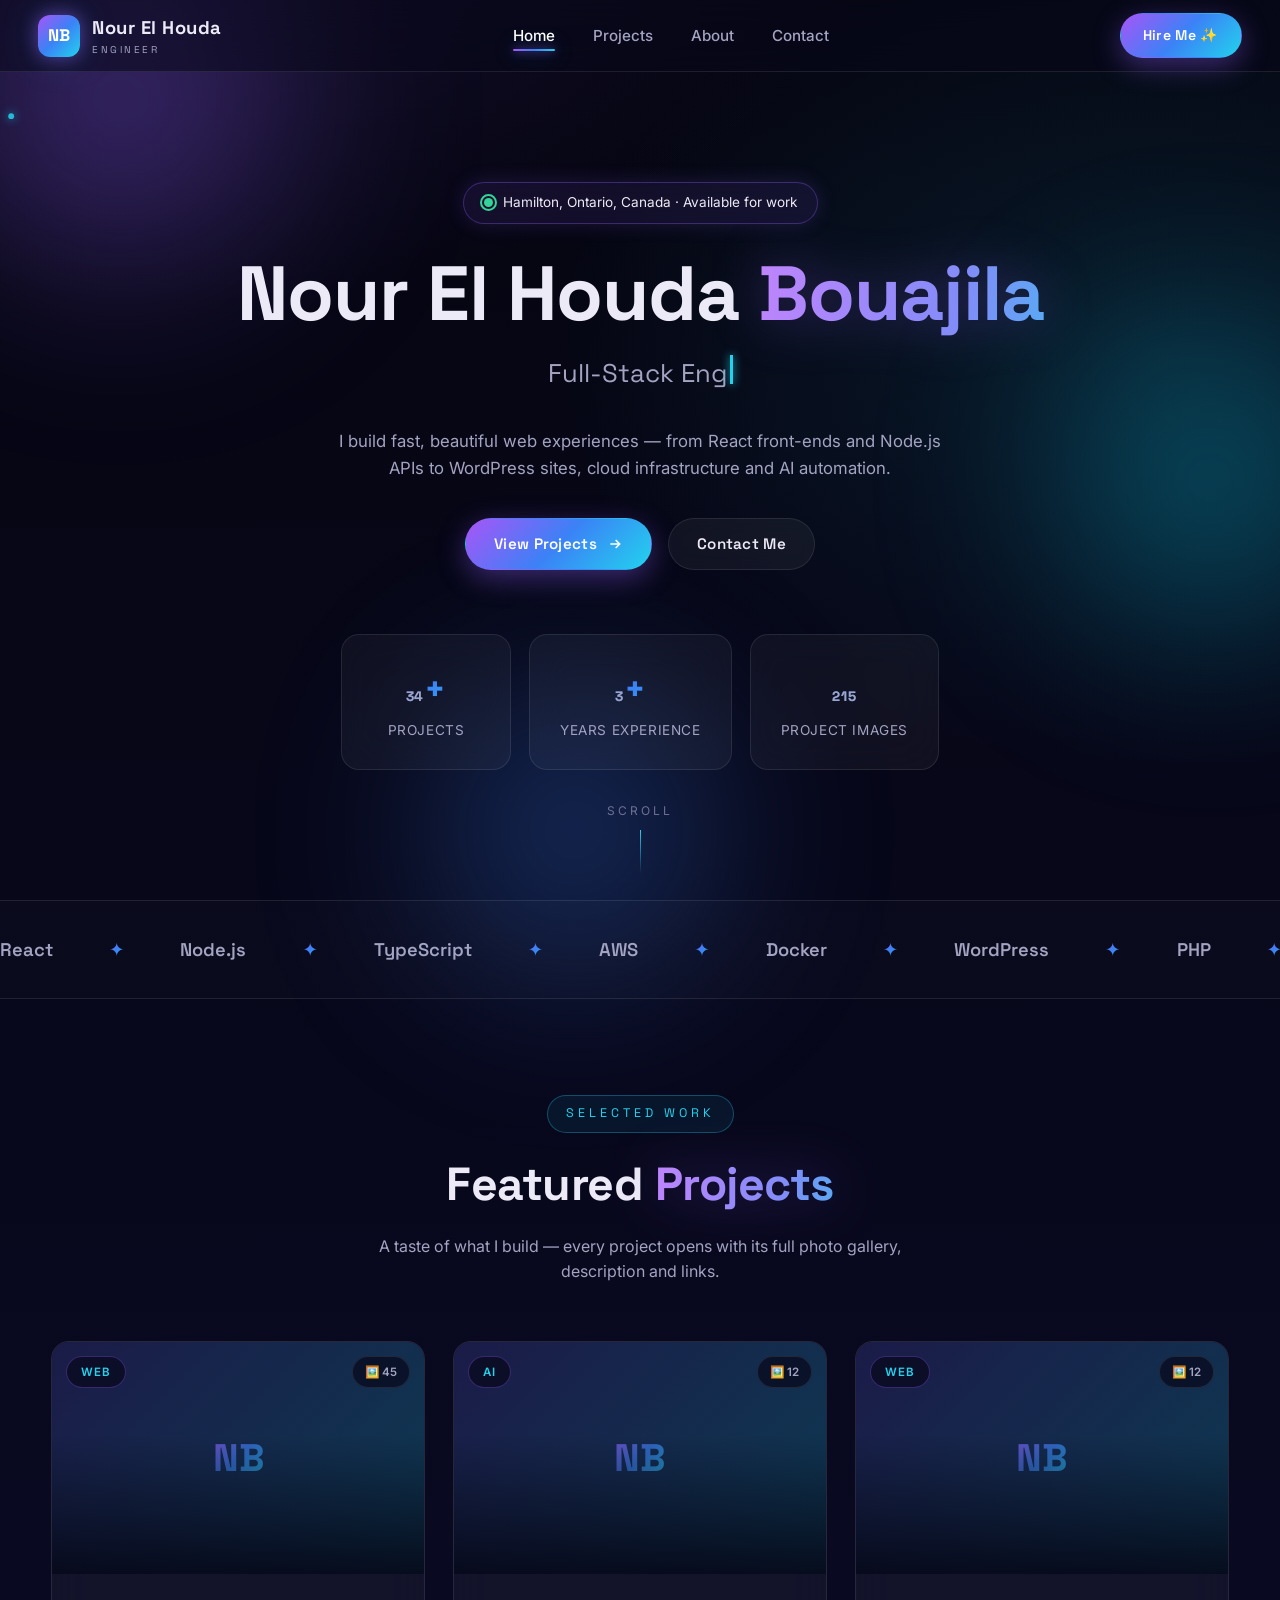
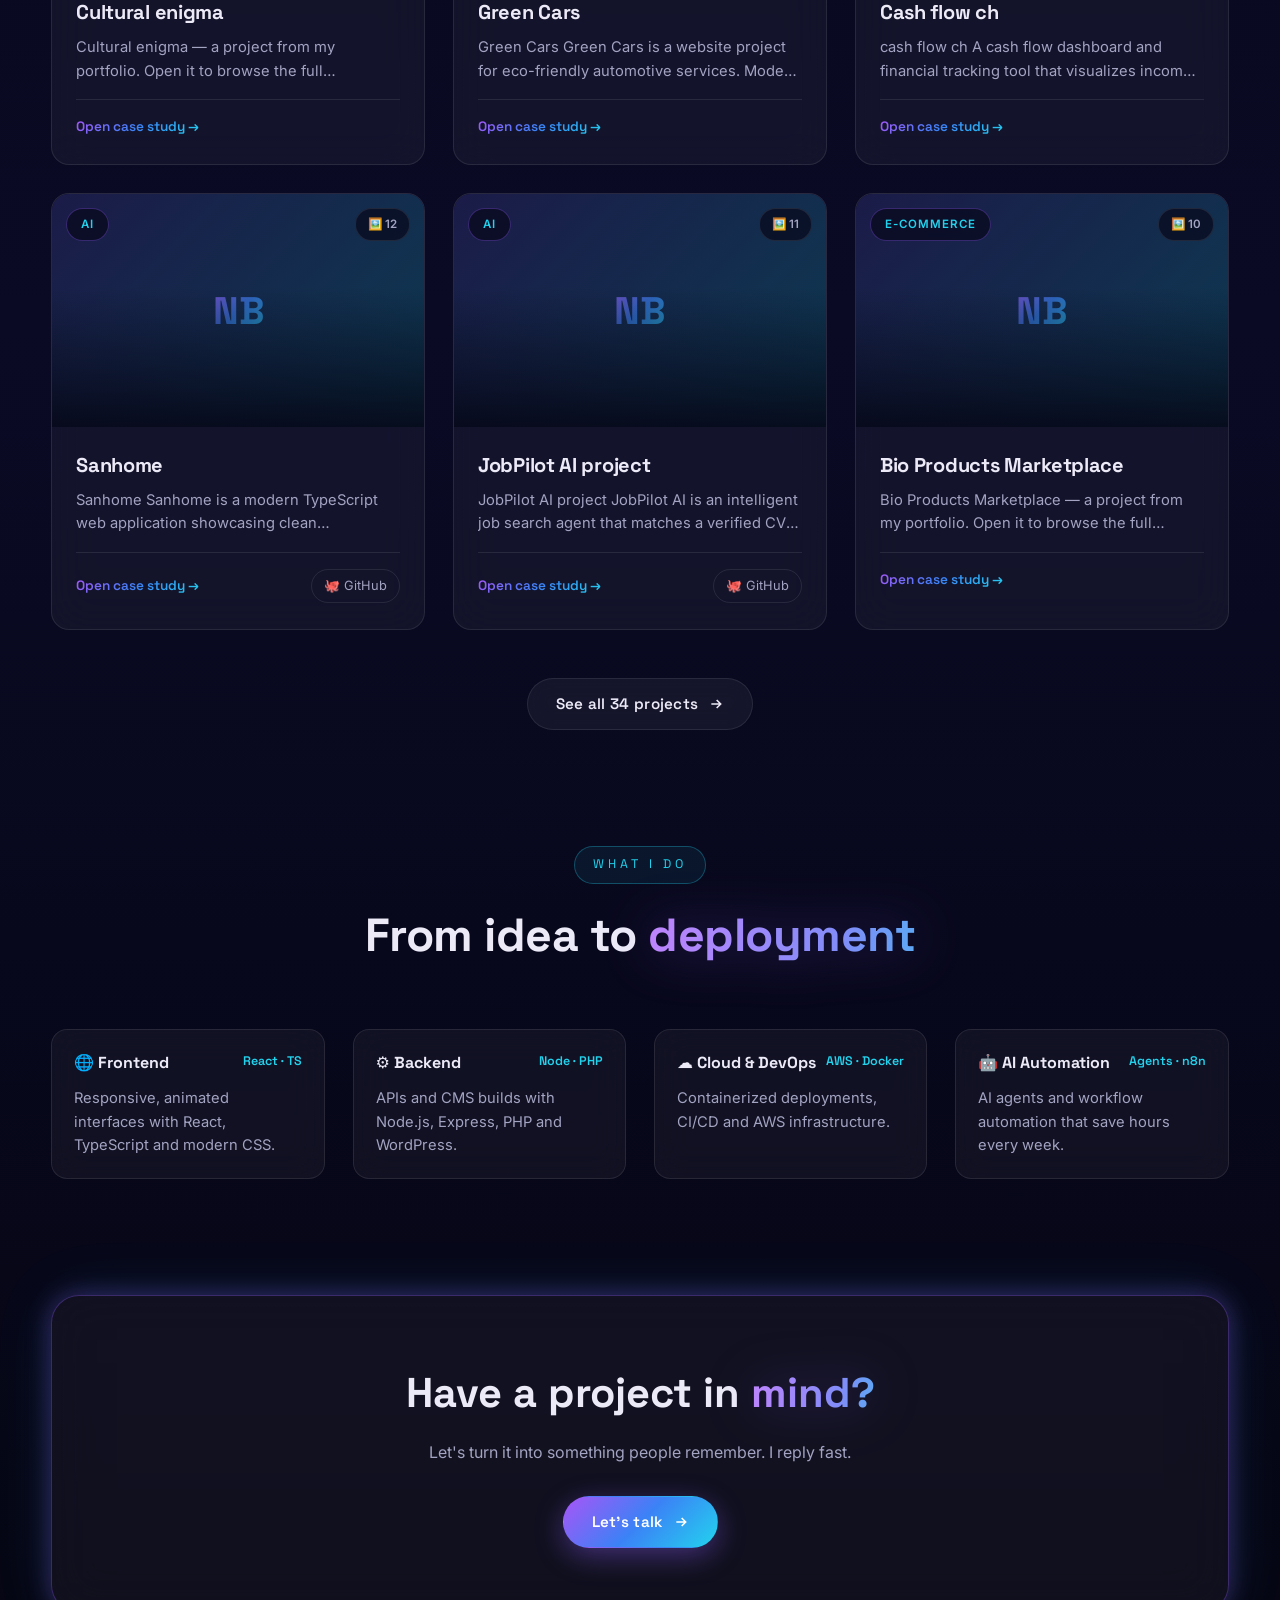
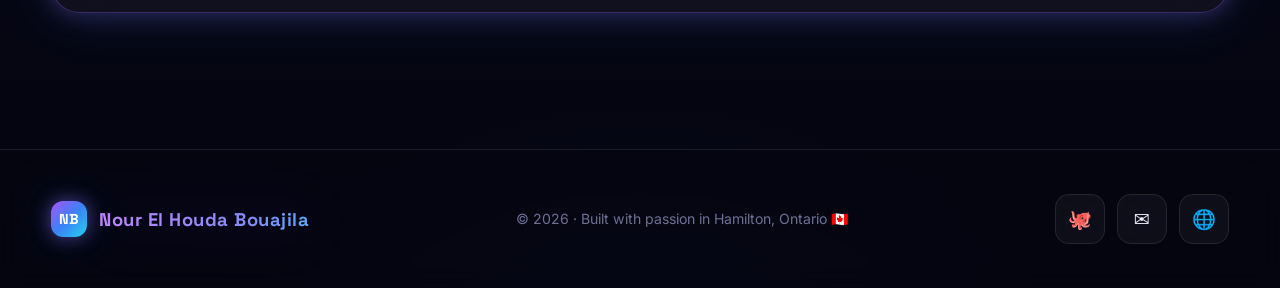
<file: index.html>
<!DOCTYPE html>
<html lang="en">
<head>
<meta charset="UTF-8">
<meta name="viewport" content="width=device-width, initial-scale=1.0">
<title>Nour El Houda Bouajila — Full-Stack Engineer</title>
<meta name="author" content="Nour El Houda Bouajila">
<meta name="robots" content="index, follow">
<meta name="theme-color" content="#0a0a25">
<meta name="keywords" content="Nour El Houda Bouajila, Full-Stack Engineer, React Developer, Node.js, Hamilton Ontario, Web Developer Canada, Portfolio">
<!-- Open Graph -->
<meta property="og:type" content="website">
<meta property="og:title" content="Nour El Houda Bouajila — Full-Stack Engineer">
<meta property="og:description" content="Full-Stack Engineer (React, Node.js, AWS, Docker) based in Hamilton, Ontario. 34+ projects, 3+ years experience. View my work.">
<meta property="og:site_name" content="Nour El Houda Bouajila — Portfolio">
<!-- Twitter Card -->
<meta name="twitter:card" content="summary_large_image">
<meta name="twitter:title" content="Nour El Houda Bouajila — Full-Stack Engineer">
<meta name="twitter:description" content="Full-Stack Engineer (React, Node.js, AWS, Docker) based in Hamilton, Ontario. 34+ projects, 3+ years experience. View my work.">
<!-- Structured Data -->
<script type="application/ld+json">
{
  "@context": "https://schema.org",
  "@type": "Person",
  "name": "Nour El Houda Bouajila",
  "jobTitle": "Full-Stack Engineer",
  "address": {
    "@type": "PostalAddress",
    "addressLocality": "Hamilton",
    "addressRegion": "Ontario",
    "addressCountry": "Canada"
  },
  "email": "nourhb58@gmail.com",
  "telephone": "+1-418-570-2244",
  "url": "https://github.com/Nourhb",
  "sameAs": ["https://github.com/Nourhb", "https://nour-el-houda-bouajila.rf.gd/"],
  "knowsAbout": ["React", "Node.js", "TypeScript", "AWS", "Docker", "WordPress", "PHP", "AI Automation"]
}
</script>
<meta name="description" content="Nour El Houda Bouajila — Full-Stack Engineer (React, Node.js, AWS, Docker) based in Hamilton, Ontario. 34+ projects, 3+ years experience.">
<link rel="preconnect" href="https://fonts.googleapis.com">
<link rel="preconnect" href="https://fonts.gstatic.com" crossorigin>
<link href="https://fonts.googleapis.com/css2?family=Space+Grotesk:wght@400;500;600;700&family=Inter:wght@400;500;600&display=swap" rel="stylesheet">
<link rel="stylesheet" href="css/style.css">
<link rel="icon" href="data:image/svg+xml,<svg xmlns='http://www.w3.org/2000/svg' viewBox='0 0 100 100'><defs><linearGradient id='g' x1='0' y1='0' x2='1' y2='1'><stop offset='0' stop-color='%23a855f7'/><stop offset='1' stop-color='%2322d3ee'/></linearGradient></defs><rect width='100' height='100' rx='22' fill='url(%23g)'/><text x='50' y='68' font-size='48' font-family='sans-serif' font-weight='bold' text-anchor='middle' fill='white'>NB</text></svg>">
</head>
<body>
<div class="orb orb1"></div><div class="orb orb2"></div><div class="orb orb3"></div>

<nav class="nav" id="nav">
  <div class="nav-inner">
    <a href="index.html" class="logo">
      <span class="monogram">NB</span>
      <span>Nour El Houda<small>Engineer</small></span>
    </a>
    <ul class="nav-links">
      <li><a href="index.html" class="active">Home</a></li>
      <li><a href="projects.html">Projects</a></li>
      <li><a href="about.html">About</a></li>
      <li><a href="contact.html">Contact</a></li>
    </ul>
    <a href="contact.html" class="btn btn-grad btn-sm">Hire Me ✨</a>
    <button class="burger" id="burger" aria-label="Menu"><span></span><span></span><span></span></button>
  </div>
</nav>
<div class="scrim" id="scrim"></div>
<aside class="drawer" id="drawer">
  <a href="index.html" class="active">Home</a>
  <a href="projects.html">Projects</a>
  <a href="about.html">About</a>
  <a href="contact.html">Contact</a>
  <a href="contact.html" class="btn btn-grad" style="margin-top:14px;justify-content:center">Hire Me ✨</a>
</aside>

<header class="hero">
  <canvas id="particles"></canvas>
  <div class="hero-inner">
    <div class="badge rv"><span class="pulse-dot"></span> Hamilton, Ontario, Canada · Available for work</div>
    <h1 class="rv rv-d1">Nour El Houda <span class="grad-text">Bouajila</span></h1>
    <div class="typing-line rv rv-d2"><span id="typing"></span><span class="typing-caret"></span></div>
    <p class="hero-sub rv rv-d2">I build fast, beautiful web experiences — from React front-ends and Node.js APIs to WordPress sites, cloud infrastructure and AI automation.</p>
    <div class="hero-cta rv rv-d3">
      <a href="projects.html" class="btn btn-grad">View Projects
        <svg width="16" height="16" viewBox="0 0 24 24" fill="none" stroke="currentColor" stroke-width="2.4"><path d="M5 12h14M13 6l6 6-6 6"/></svg>
      </a>
      <a href="contact.html" class="btn btn-ghost">Contact Me</a>
    </div>
    <div class="stats rv rv-d3">
      <div class="stat"><b><span class="count" data-to="34">0</span>+</b><span>Projects</span></div>
      <div class="stat"><b><span class="count" data-to="3">0</span>+</b><span>Years Experience</span></div>
      <div class="stat"><b><span class="count" data-to="217">0</span></b><span>Project Images</span></div>
    </div>
  </div>
  <div class="scroll-hint">Scroll</div>
</header>

<div class="marquee"><div class="marquee-track" id="marqueeTrack"></div></div>

<section>
  <div class="wrap">
    <div class="sec-head rv">
      <span class="eyebrow">Selected Work</span>
      <h2>Featured <span class="grad-text">Projects</span></h2>
      <p>A taste of what I build — every project opens with its full photo gallery, description and links.</p>
    </div>
    <div class="grid" id="featuredGrid"></div>
    <div style="text-align:center;margin-top:48px" class="rv">
      <a href="projects.html" class="btn btn-ghost">See all 34 projects
        <svg width="16" height="16" viewBox="0 0 24 24" fill="none" stroke="currentColor" stroke-width="2.4"><path d="M5 12h14M13 6l6 6-6 6"/></svg>
      </a>
    </div>
  </div>
</section>

<section style="padding-top:20px">
  <div class="wrap">
    <div class="sec-head rv">
      <span class="eyebrow">What I Do</span>
      <h2>From idea to <span class="grad-text">deployment</span></h2>
    </div>
    <div class="grid rv" style="grid-template-columns:repeat(auto-fill,minmax(260px,1fr))">
      <div class="skill"><h4>🌐 Frontend <span>React · TS</span></h4><p style="color:var(--muted);font-size:.92rem">Responsive, animated interfaces with React, TypeScript and modern CSS.</p></div>
      <div class="skill"><h4>⚙️ Backend <span>Node · PHP</span></h4><p style="color:var(--muted);font-size:.92rem">APIs and CMS builds with Node.js, Express, PHP and WordPress.</p></div>
      <div class="skill"><h4>☁️ Cloud & DevOps <span>AWS · Docker</span></h4><p style="color:var(--muted);font-size:.92rem">Containerized deployments, CI/CD and AWS infrastructure.</p></div>
      <div class="skill"><h4>🤖 AI Automation <span>Agents · n8n</span></h4><p style="color:var(--muted);font-size:.92rem">AI agents and workflow automation that save hours every week.</p></div>
    </div>
  </div>
</section>

<section style="padding-top:20px">
  <div class="wrap" style="text-align:center">
    <div class="rv" style="padding:64px 32px;border-radius:28px;background:var(--glass);border:1px solid var(--border2);backdrop-filter:blur(24px);box-shadow:var(--shadow-neon)">
      <h2 style="font-family:var(--font-d);font-size:clamp(1.7rem,4vw,2.6rem);margin-bottom:14px">Have a project in <span class="grad-text">mind?</span></h2>
      <p style="color:var(--muted);max-width:520px;margin:0 auto 30px">Let's turn it into something people remember. I reply fast.</p>
      <a href="contact.html" class="btn btn-grad">Let's talk
        <svg width="16" height="16" viewBox="0 0 24 24" fill="none" stroke="currentColor" stroke-width="2.4"><path d="M5 12h14M13 6l6 6-6 6"/></svg>
      </a>
    </div>
  </div>
</section>

<footer>
  <div class="wrap foot">
    <a href="index.html" class="logo"><span class="monogram" style="width:36px;height:36px;font-size:.9rem">NB</span><span class="grad-text">Nour El Houda Bouajila</span></a>
    <p>© 2026 · Built with passion in Hamilton, Ontario 🇨🇦</p>
    <div class="socials" style="margin:0">
      <a class="soc" href="https://github.com/Nourhb" target="_blank" rel="noopener" aria-label="GitHub">🐙</a>
      <a class="soc" href="mailto:nourhb58@gmail.com" aria-label="Email">✉️</a>
      <a class="soc" href="https://nour-el-houda-bouajila.rf.gd/" target="_blank" rel="noopener" aria-label="Old portfolio">🌐</a>
    </div>
  </div>
</footer>

<script src="js/projects-data.js"></script>
<script src="js/main.js"></script>
</body>
</html>
</file>
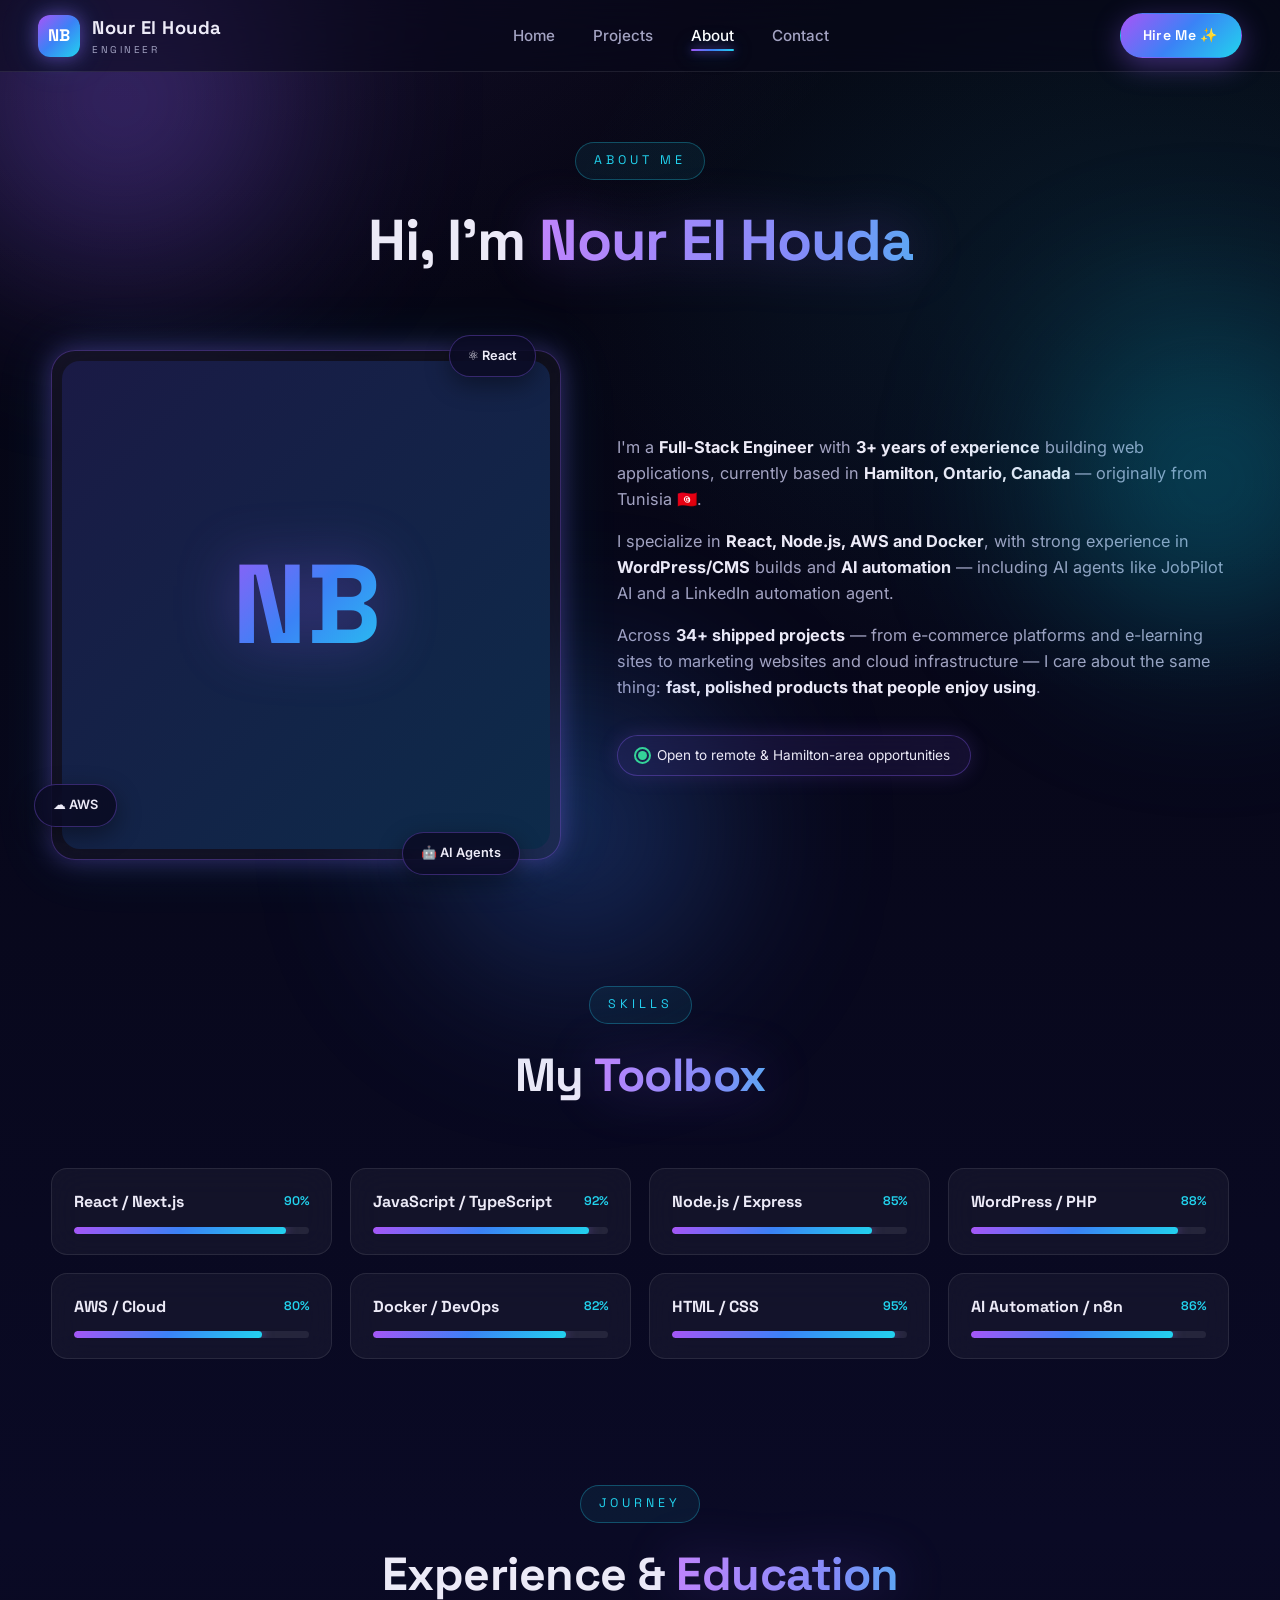
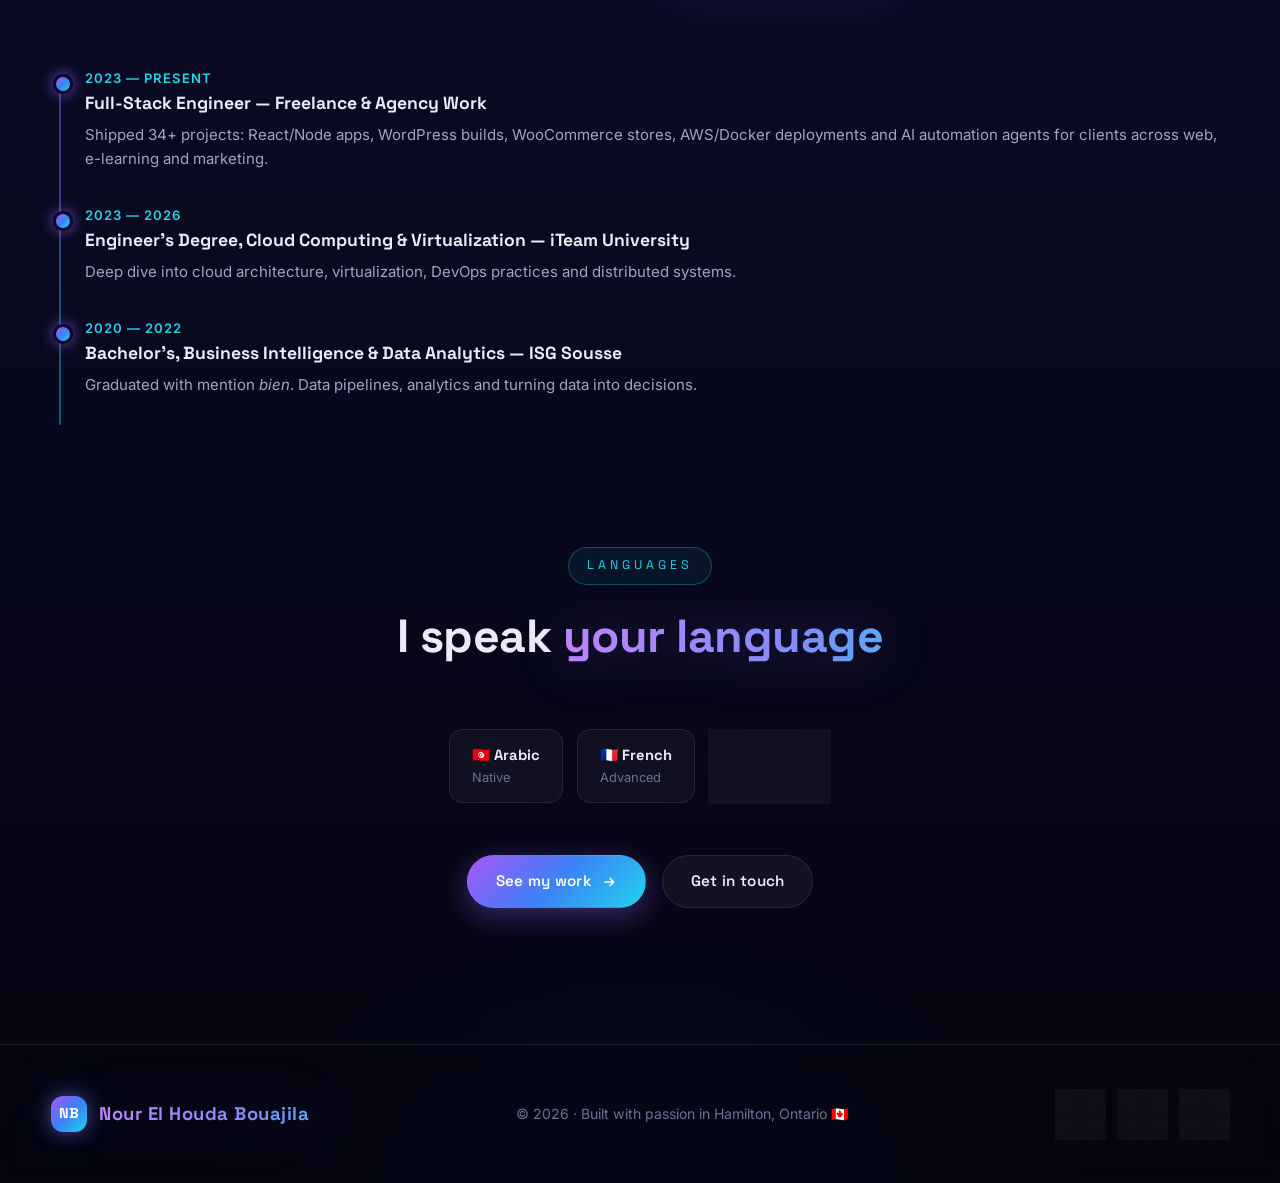
<file: about.html>
<!DOCTYPE html>
<html lang="en">
<head>
<meta charset="UTF-8">
<meta name="viewport" content="width=device-width, initial-scale=1.0">
<title>About — Nour El Houda Bouajila</title>
<meta name="author" content="Nour El Houda Bouajila">
<meta name="robots" content="index, follow">
<meta name="theme-color" content="#0a0a25">
<meta name="keywords" content="Nour El Houda Bouajila about, Full-Stack Engineer bio, React Node.js AWS Docker skills, Hamilton developer">
<!-- Open Graph -->
<meta property="og:type" content="website">
<meta property="og:title" content="About — Nour El Houda Bouajila">
<meta property="og:description" content="Full-Stack Engineer with 3+ years experience in React, Node.js, AWS, Docker, WordPress. Based in Hamilton, Ontario, Canada.">
<meta property="og:site_name" content="Nour El Houda Bouajila — Portfolio">
<!-- Twitter Card -->
<meta name="twitter:card" content="summary_large_image">
<meta name="twitter:title" content="About — Nour El Houda Bouajila">
<meta name="twitter:description" content="Full-Stack Engineer with 3+ years experience in React, Node.js, AWS, Docker, WordPress. Based in Hamilton, Ontario, Canada.">
<!-- Structured Data -->
<script type="application/ld+json">
{
  "@context": "https://schema.org",
  "@type": "Person",
  "name": "Nour El Houda Bouajila",
  "jobTitle": "Full-Stack Engineer",
  "address": {
    "@type": "PostalAddress",
    "addressLocality": "Hamilton",
    "addressRegion": "Ontario",
    "addressCountry": "Canada"
  },
  "email": "nourhb58@gmail.com",
  "telephone": "+1-418-570-2244",
  "url": "https://github.com/Nourhb",
  "sameAs": ["https://github.com/Nourhb", "https://nour-el-houda-bouajila.rf.gd/"],
  "knowsAbout": ["React", "Node.js", "TypeScript", "AWS", "Docker", "WordPress", "PHP", "AI Automation"]
}
</script>
<meta name="description" content="About Nour El Houda Bouajila — Full-Stack Engineer with 3+ years experience in React, Node.js, AWS, Docker, WordPress and AI automation.">
<link rel="preconnect" href="https://fonts.googleapis.com">
<link rel="preconnect" href="https://fonts.gstatic.com" crossorigin>
<link href="https://fonts.googleapis.com/css2?family=Space+Grotesk:wght@400;500;600;700&family=Inter:wght@400;500;600&display=swap" rel="stylesheet">
<link rel="stylesheet" href="css/style.css">
<link rel="icon" href="data:image/svg+xml,<svg xmlns='http://www.w3.org/2000/svg' viewBox='0 0 100 100'><defs><linearGradient id='g' x1='0' y1='0' x2='1' y2='1'><stop offset='0' stop-color='%23a855f7'/><stop offset='1' stop-color='%2322d3ee'/></linearGradient></defs><rect width='100' height='100' rx='22' fill='url(%23g)'/><text x='50' y='68' font-size='48' font-family='sans-serif' font-weight='bold' text-anchor='middle' fill='white'>NB</text></svg>">
</head>
<body>
<div class="orb orb1"></div><div class="orb orb2"></div><div class="orb orb3"></div>

<nav class="nav" id="nav">
  <div class="nav-inner">
    <a href="index.html" class="logo">
      <span class="monogram">NB</span>
      <span>Nour El Houda<small>Engineer</small></span>
    </a>
    <ul class="nav-links">
      <li><a href="index.html">Home</a></li>
      <li><a href="projects.html">Projects</a></li>
      <li><a href="about.html" class="active">About</a></li>
      <li><a href="contact.html">Contact</a></li>
    </ul>
    <a href="contact.html" class="btn btn-grad btn-sm">Hire Me ✨</a>
    <button class="burger" id="burger" aria-label="Menu"><span></span><span></span><span></span></button>
  </div>
</nav>
<div class="scrim" id="scrim"></div>
<aside class="drawer" id="drawer">
  <a href="index.html">Home</a>
  <a href="projects.html">Projects</a>
  <a href="about.html" class="active">About</a>
  <a href="contact.html">Contact</a>
  <a href="contact.html" class="btn btn-grad" style="margin-top:14px;justify-content:center">Hire Me ✨</a>
</aside>

<header class="page-hero">
  <div class="wrap">
    <span class="eyebrow rv">About Me</span>
    <h1 class="rv rv-d1">Hi, I'm <span class="grad-text">Nour El Houda</span></h1>
  </div>
</header>

<section style="padding-top:20px">
  <div class="wrap">
    <div class="about-hero">
      <div class="avatar-card rv">
        <div class="inner"><span class="avatar-mono">NB</span></div>
        <div class="float-chip chip1">⚛️ React</div>
        <div class="float-chip chip2">☁️ AWS</div>
        <div class="float-chip chip3">🤖 AI Agents</div>
      </div>
      <div class="about-copy rv rv-d1">
        <p>I'm a <b>Full-Stack Engineer</b> with <b>3+ years of experience</b> building web applications, currently based in <b>Hamilton, Ontario, Canada</b> — originally from Tunisia 🇹🇳.</p>
        <p>I specialize in <b>React, Node.js, AWS and Docker</b>, with strong experience in <b>WordPress/CMS</b> builds and <b>AI automation</b> — including AI agents like JobPilot AI and a LinkedIn automation agent.</p>
        <p>Across <b>34+ shipped projects</b> — from e-commerce platforms and e-learning sites to marketing websites and cloud infrastructure — I care about the same thing: <b>fast, polished products that people enjoy using</b>.</p>
        <div class="badge" style="margin:18px 0 0"><span class="pulse-dot"></span> Open to remote & Hamilton-area opportunities</div>
      </div>
    </div>
  </div>
</section>

<section style="padding-top:30px">
  <div class="wrap">
    <div class="sec-head rv">
      <span class="eyebrow">Skills</span>
      <h2>My <span class="grad-text">Toolbox</span></h2>
    </div>
    <div class="skills-grid">
      <div class="skill rv"><h4>React / Next.js <span>90%</span></h4><div class="bar"><i data-w="90"></i></div></div>
      <div class="skill rv rv-d1"><h4>JavaScript / TypeScript <span>92%</span></h4><div class="bar"><i data-w="92"></i></div></div>
      <div class="skill rv rv-d2"><h4>Node.js / Express <span>85%</span></h4><div class="bar"><i data-w="85"></i></div></div>
      <div class="skill rv"><h4>WordPress / PHP <span>88%</span></h4><div class="bar"><i data-w="88"></i></div></div>
      <div class="skill rv rv-d1"><h4>AWS / Cloud <span>80%</span></h4><div class="bar"><i data-w="80"></i></div></div>
      <div class="skill rv rv-d2"><h4>Docker / DevOps <span>82%</span></h4><div class="bar"><i data-w="82"></i></div></div>
      <div class="skill rv"><h4>HTML / CSS <span>95%</span></h4><div class="bar"><i data-w="95"></i></div></div>
      <div class="skill rv rv-d1"><h4>AI Automation / n8n <span>86%</span></h4><div class="bar"><i data-w="86"></i></div></div>
    </div>
  </div>
</section>

<section style="padding-top:30px">
  <div class="wrap">
    <div class="sec-head rv">
      <span class="eyebrow">Journey</span>
      <h2>Experience & <span class="grad-text">Education</span></h2>
    </div>
    <div class="timeline rv">
      <div class="tl-item">
        <div class="when">2023 — Present</div>
        <h4>Full-Stack Engineer — Freelance & Agency Work</h4>
        <p>Shipped 34+ projects: React/Node apps, WordPress builds, WooCommerce stores, AWS/Docker deployments and AI automation agents for clients across web, e-learning and marketing.</p>
      </div>
      <div class="tl-item">
        <div class="when">2023 — 2026</div>
        <h4>Engineer's Degree, Cloud Computing & Virtualization — iTeam University</h4>
        <p>Deep dive into cloud architecture, virtualization, DevOps practices and distributed systems.</p>
      </div>
      <div class="tl-item">
        <div class="when">2020 — 2022</div>
        <h4>Bachelor's, Business Intelligence & Data Analytics — ISG Sousse</h4>
        <p>Graduated with mention <i>bien</i>. Data pipelines, analytics and turning data into decisions.</p>
      </div>
    </div>
  </div>
</section>

<section style="padding-top:20px">
  <div class="wrap">
    <div class="sec-head rv">
      <span class="eyebrow">Languages</span>
      <h2>I speak <span class="grad-text">your language</span></h2>
    </div>
    <div class="lang-row rv" style="justify-content:center">
      <div class="lang"><b>🇹🇳 Arabic</b><span>Native</span></div>
      <div class="lang"><b>🇫🇷 French</b><span>Advanced</span></div>
      <div class="lang"><b>🇬🇧 English</b><span>Professional</span></div>
    </div>
    <div style="text-align:center;margin-top:52px" class="rv">
      <a href="projects.html" class="btn btn-grad">See my work
        <svg width="16" height="16" viewBox="0 0 24 24" fill="none" stroke="currentColor" stroke-width="2.4"><path d="M5 12h14M13 6l6 6-6 6"/></svg>
      </a>
      <a href="contact.html" class="btn btn-ghost" style="margin-left:12px">Get in touch</a>
    </div>
  </div>
</section>

<footer>
  <div class="wrap foot">
    <a href="index.html" class="logo"><span class="monogram" style="width:36px;height:36px;font-size:.9rem">NB</span><span class="grad-text">Nour El Houda Bouajila</span></a>
    <p>© 2026 · Built with passion in Hamilton, Ontario 🇨🇦</p>
    <div class="socials" style="margin:0">
      <a class="soc" href="https://github.com/Nourhb" target="_blank" rel="noopener" aria-label="GitHub">🐙</a>
      <a class="soc" href="mailto:nourhb58@gmail.com" aria-label="Email">✉️</a>
      <a class="soc" href="https://nour-el-houda-bouajila.rf.gd/" target="_blank" rel="noopener" aria-label="Old portfolio">🌐</a>
    </div>
  </div>
</footer>

<script src="js/main.js"></script>
</body>
</html>
</file>
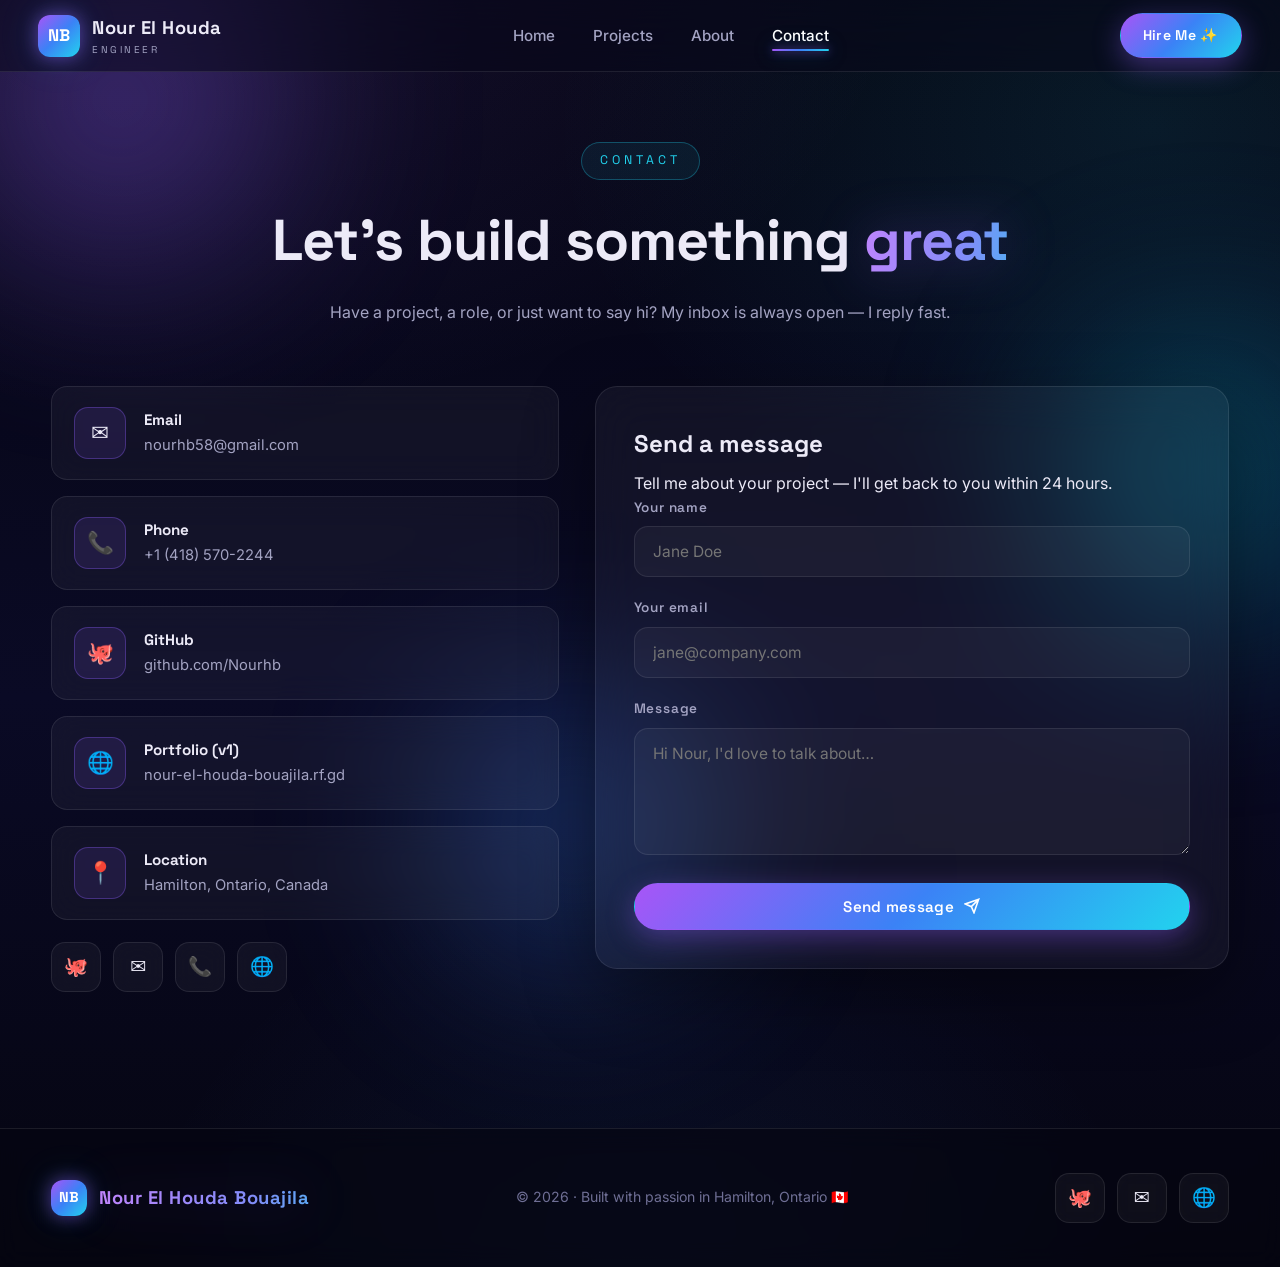
<file: contact.html>
<!DOCTYPE html>
<html lang="en">
<head>
<meta charset="UTF-8">
<meta name="viewport" content="width=device-width, initial-scale=1.0">
<title>Contact — Nour El Houda Bouajila</title>
<meta name="author" content="Nour El Houda Bouajila">
<meta name="robots" content="index, follow">
<meta name="theme-color" content="#0a0a25">
<meta name="keywords" content="contact Nour El Houda Bouajila, hire full-stack engineer, Hamilton web developer contact">
<!-- Open Graph -->
<meta property="og:type" content="website">
<meta property="og:title" content="Contact — Nour El Houda Bouajila">
<meta property="og:description" content="Get in touch with Nour El Houda Bouajila, Full-Stack Engineer in Hamilton, Ontario. Available for new opportunities.">
<meta property="og:site_name" content="Nour El Houda Bouajila — Portfolio">
<!-- Twitter Card -->
<meta name="twitter:card" content="summary_large_image">
<meta name="twitter:title" content="Contact — Nour El Houda Bouajila">
<meta name="twitter:description" content="Get in touch with Nour El Houda Bouajila, Full-Stack Engineer in Hamilton, Ontario. Available for new opportunities.">
<!-- Structured Data -->
<script type="application/ld+json">
{
  "@context": "https://schema.org",
  "@type": "Person",
  "name": "Nour El Houda Bouajila",
  "jobTitle": "Full-Stack Engineer",
  "address": {
    "@type": "PostalAddress",
    "addressLocality": "Hamilton",
    "addressRegion": "Ontario",
    "addressCountry": "Canada"
  },
  "email": "nourhb58@gmail.com",
  "telephone": "+1-418-570-2244",
  "url": "https://github.com/Nourhb",
  "sameAs": ["https://github.com/Nourhb", "https://nour-el-houda-bouajila.rf.gd/"],
  "knowsAbout": ["React", "Node.js", "TypeScript", "AWS", "Docker", "WordPress", "PHP", "AI Automation"]
}
</script>
<meta name="description" content="Get in touch with Nour El Houda Bouajila — Full-Stack Engineer in Hamilton, Ontario. Email, phone, GitHub and contact form.">
<link rel="preconnect" href="https://fonts.googleapis.com">
<link rel="preconnect" href="https://fonts.gstatic.com" crossorigin>
<link href="https://fonts.googleapis.com/css2?family=Space+Grotesk:wght@400;500;600;700&family=Inter:wght@400;500;600&display=swap" rel="stylesheet">
<link rel="stylesheet" href="css/style.css">
<link rel="icon" href="data:image/svg+xml,<svg xmlns='http://www.w3.org/2000/svg' viewBox='0 0 100 100'><defs><linearGradient id='g' x1='0' y1='0' x2='1' y2='1'><stop offset='0' stop-color='%23a855f7'/><stop offset='1' stop-color='%2322d3ee'/></linearGradient></defs><rect width='100' height='100' rx='22' fill='url(%23g)'/><text x='50' y='68' font-size='48' font-family='sans-serif' font-weight='bold' text-anchor='middle' fill='white'>NB</text></svg>">
</head>
<body>
<div class="orb orb1"></div><div class="orb orb2"></div><div class="orb orb3"></div>

<nav class="nav" id="nav">
  <div class="nav-inner">
    <a href="index.html" class="logo">
      <span class="monogram">NB</span>
      <span>Nour El Houda<small>Engineer</small></span>
    </a>
    <ul class="nav-links">
      <li><a href="index.html">Home</a></li>
      <li><a href="projects.html">Projects</a></li>
      <li><a href="about.html">About</a></li>
      <li><a href="contact.html" class="active">Contact</a></li>
    </ul>
    <a href="contact.html" class="btn btn-grad btn-sm">Hire Me ✨</a>
    <button class="burger" id="burger" aria-label="Menu"><span></span><span></span><span></span></button>
  </div>
</nav>
<div class="scrim" id="scrim"></div>
<aside class="drawer" id="drawer">
  <a href="index.html">Home</a>
  <a href="projects.html">Projects</a>
  <a href="about.html">About</a>
  <a href="contact.html" class="active">Contact</a>
  <a href="contact.html" class="btn btn-grad" style="margin-top:14px;justify-content:center">Hire Me ✨</a>
</aside>

<header class="page-hero">
  <div class="wrap">
    <span class="eyebrow rv">Contact</span>
    <h1 class="rv rv-d1">Let's build something <span class="grad-text">great</span></h1>
    <p class="rv rv-d2">Have a project, a role, or just want to say hi? My inbox is always open — I reply fast.</p>
  </div>
</header>

<section style="padding-top:30px">
  <div class="wrap">
    <div class="contact-grid">
      <div class="rv">
        <a class="info-card" href="mailto:nourhb58@gmail.com">
          <span class="info-ico">✉️</span>
          <div><h4>Email</h4><p>nourhb58@gmail.com</p></div>
        </a>
        <a class="info-card" href="tel:+14185702244">
          <span class="info-ico">📞</span>
          <div><h4>Phone</h4><p>+1 (418) 570-2244</p></div>
        </a>
        <a class="info-card" href="https://github.com/Nourhb" target="_blank" rel="noopener">
          <span class="info-ico">🐙</span>
          <div><h4>GitHub</h4><p>github.com/Nourhb</p></div>
        </a>
        <a class="info-card" href="https://nour-el-houda-bouajila.rf.gd/" target="_blank" rel="noopener">
          <span class="info-ico">🌐</span>
          <div><h4>Portfolio (v1)</h4><p>nour-el-houda-bouajila.rf.gd</p></div>
        </a>
        <div class="info-card" style="cursor:default">
          <span class="info-ico">📍</span>
          <div><h4>Location</h4><p>Hamilton, Ontario, Canada</p></div>
        </div>
        <div class="socials">
          <a class="soc" href="https://github.com/Nourhb" target="_blank" rel="noopener" aria-label="GitHub">🐙</a>
          <a class="soc" href="mailto:nourhb58@gmail.com" aria-label="Email">✉️</a>
          <a class="soc" href="tel:+14185702244" aria-label="Phone">📞</a>
          <a class="soc" href="https://nour-el-houda-bouajila.rf.gd/" target="_blank" rel="noopener" aria-label="Portfolio">🌐</a>
        </div>
      </div>
      <div class="form-card rv rv-d1">
        <div id="formWrap">
          <h3>Send a message</h3>
          <p>Tell me about your project — I'll get back to you within 24 hours.</p>
          <form id="contactForm" novalidate>
            <div class="field">
              <label for="fName">Your name</label>
              <input id="fName" name="name" type="text" placeholder="Jane Doe" required>
            </div>
            <div class="field">
              <label for="fEmail">Your email</label>
              <input id="fEmail" name="email" type="email" placeholder="jane@company.com" required>
            </div>
            <div class="field">
              <label for="fMsg">Message</label>
              <textarea id="fMsg" name="message" rows="5" placeholder="Hi Nour, I'd love to talk about…" required></textarea>
            </div>
            <button type="submit" class="btn btn-grad" style="width:100%;justify-content:center" id="sendBtn">Send message
              <svg width="16" height="16" viewBox="0 0 24 24" fill="none" stroke="currentColor" stroke-width="2.4"><path d="M22 2L11 13M22 2l-7 20-4-9-9-4 20-7z"/></svg>
            </button>
          </form>
        </div>
        <div class="form-ok" id="formOk">
          <span class="tick">✅</span>
          <h3>Message ready!</h3>
          <p style="color:var(--muted);margin:10px 0 24px">Your email app should have opened — just hit send and I'll reply soon.</p>
          <button class="btn btn-ghost" id="formAgain">Send another</button>
        </div>
      </div>
    </div>
  </div>
</section>

<footer>
  <div class="wrap foot">
    <a href="index.html" class="logo"><span class="monogram" style="width:36px;height:36px;font-size:.9rem">NB</span><span class="grad-text">Nour El Houda Bouajila</span></a>
    <p>© 2026 · Built with passion in Hamilton, Ontario 🇨🇦</p>
    <div class="socials" style="margin:0">
      <a class="soc" href="https://github.com/Nourhb" target="_blank" rel="noopener" aria-label="GitHub">🐙</a>
      <a class="soc" href="mailto:nourhb58@gmail.com" aria-label="Email">✉️</a>
      <a class="soc" href="https://nour-el-houda-bouajila.rf.gd/" target="_blank" rel="noopener" aria-label="Old portfolio">🌐</a>
    </div>
  </div>
</footer>

<script src="js/main.js"></script>
</body>
</html>
</file>
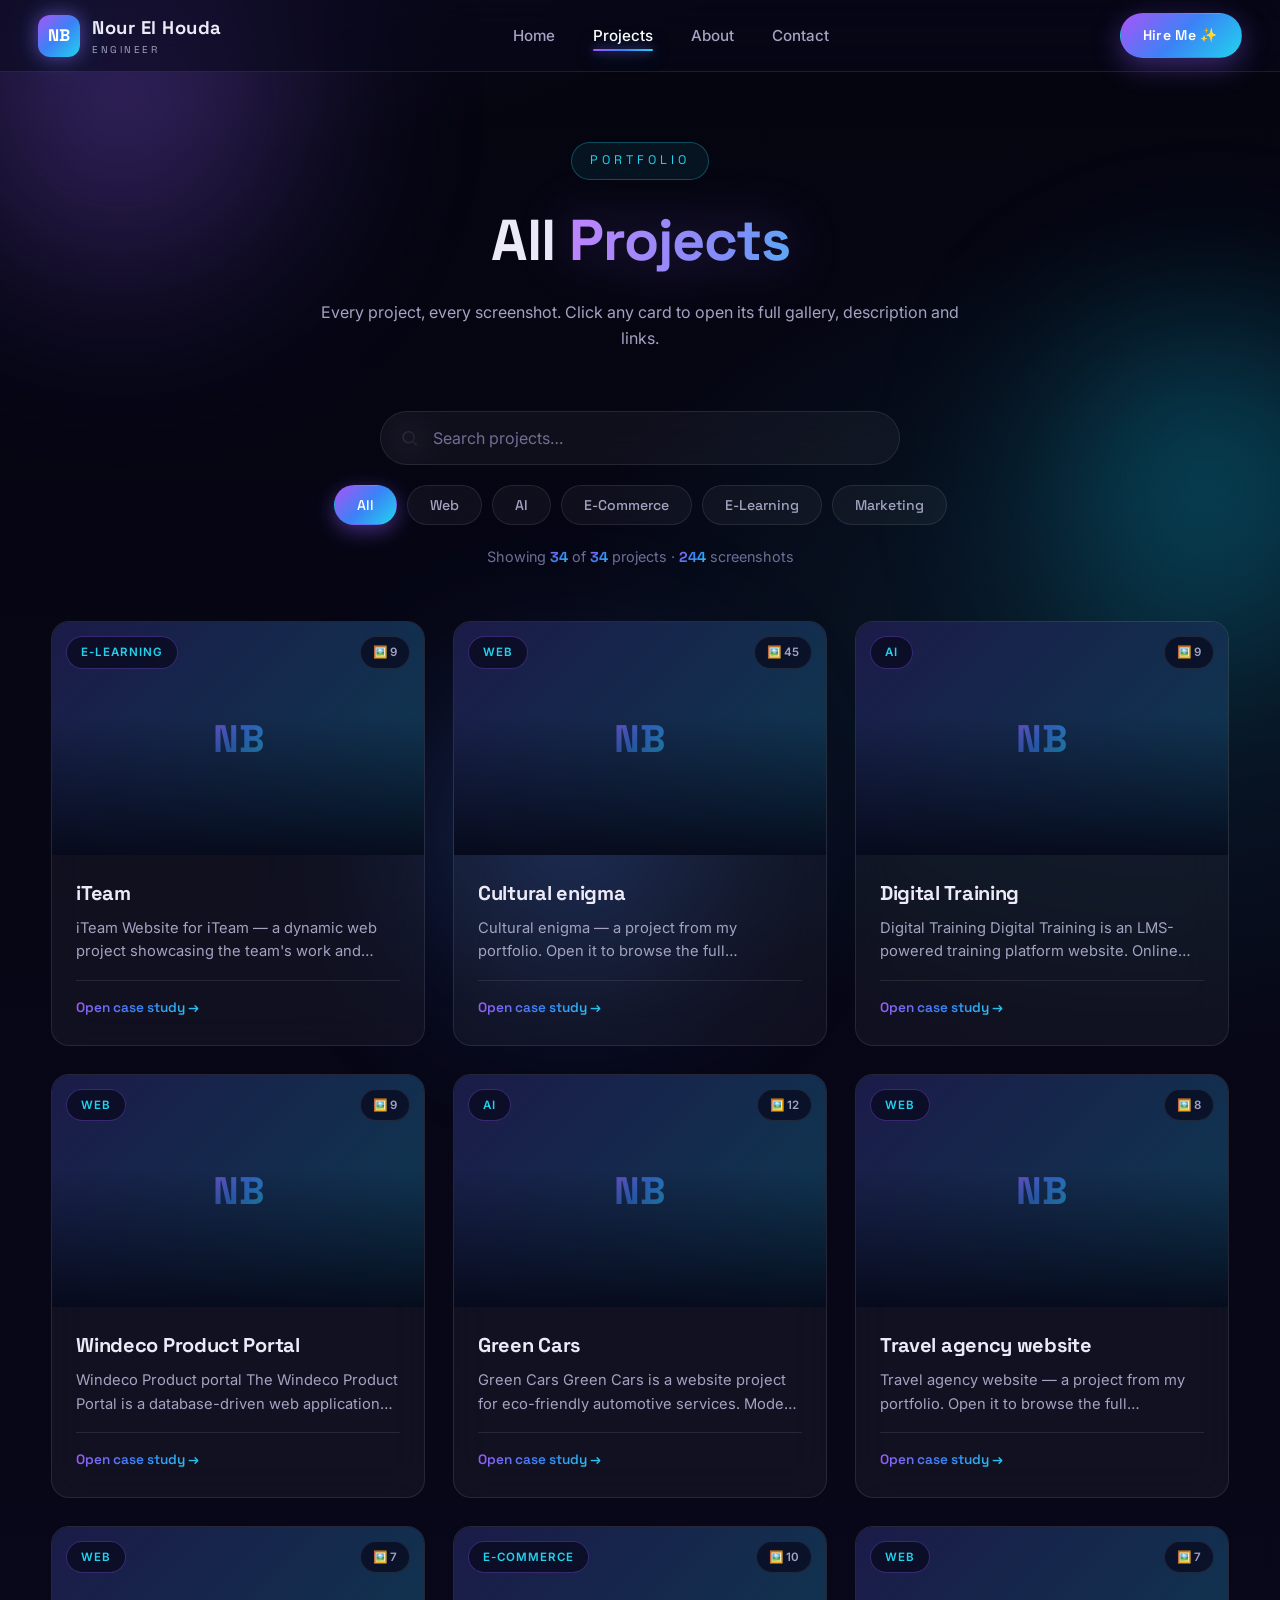
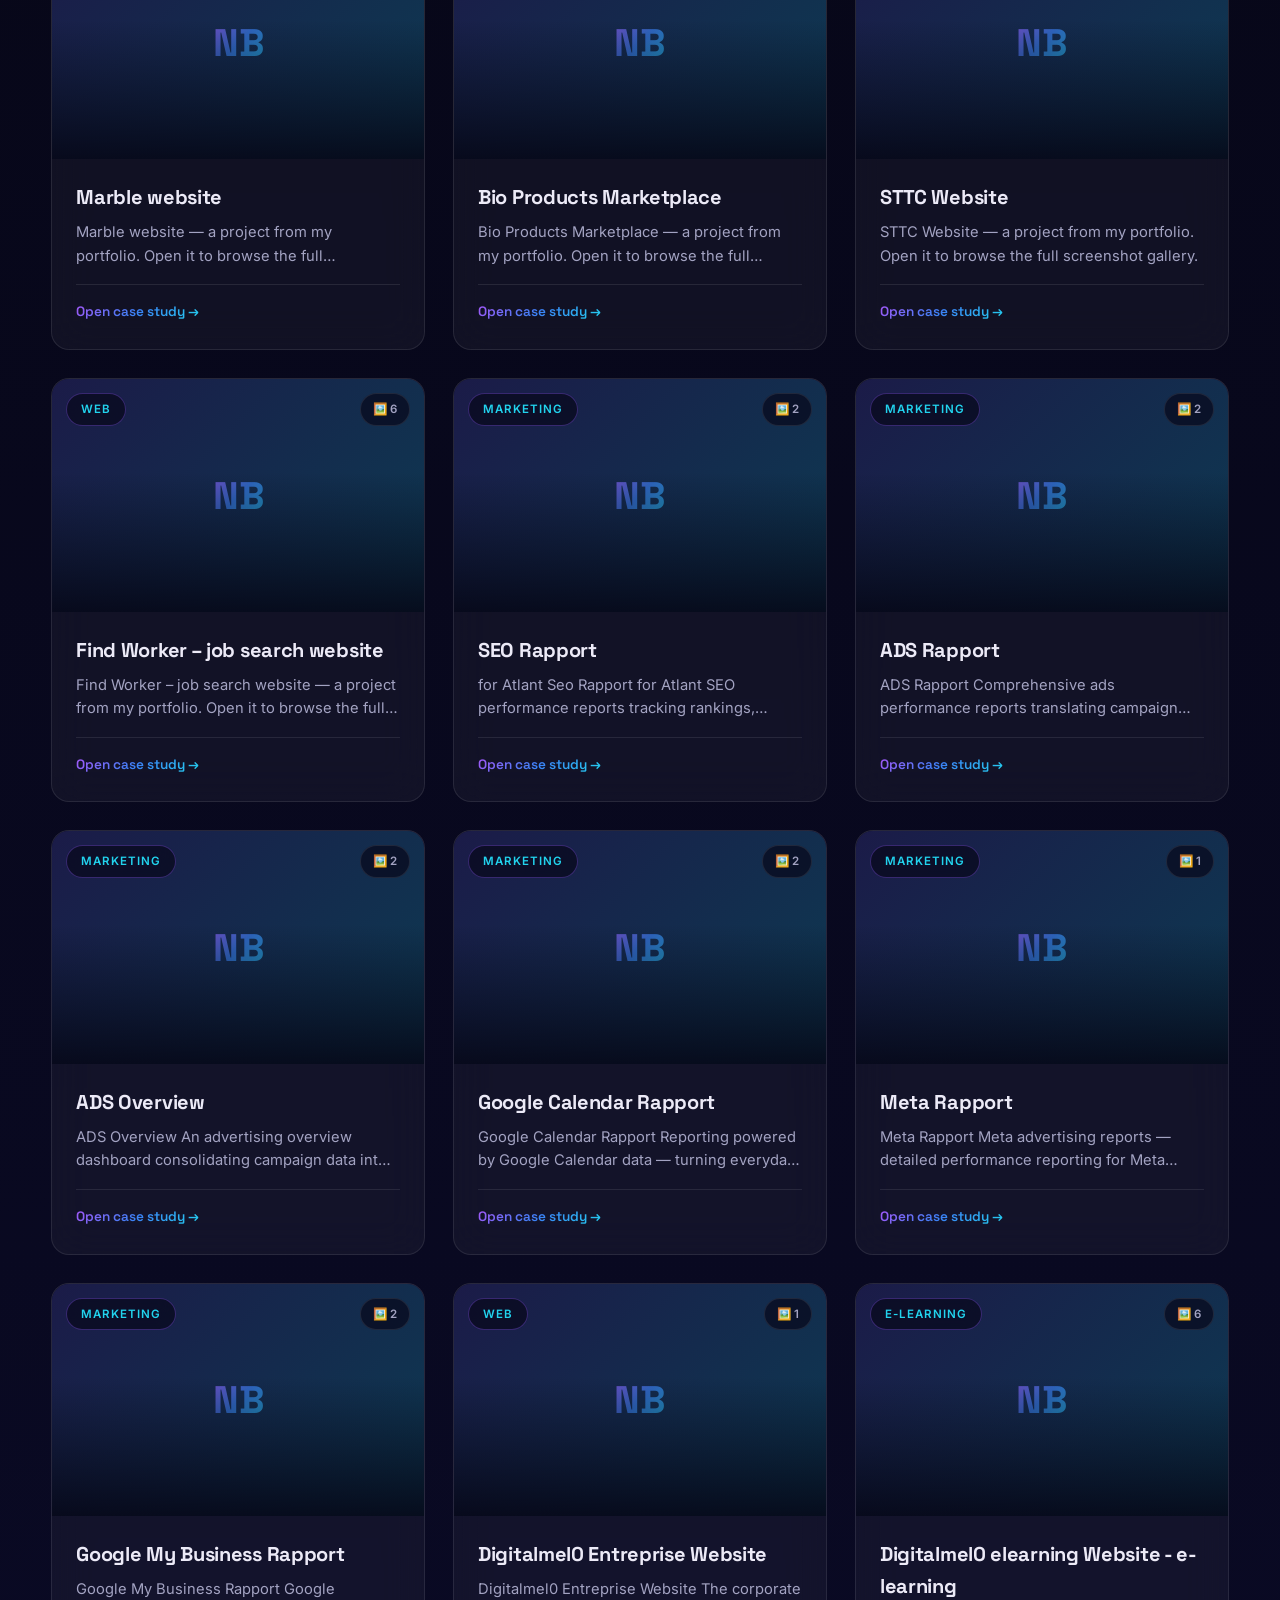
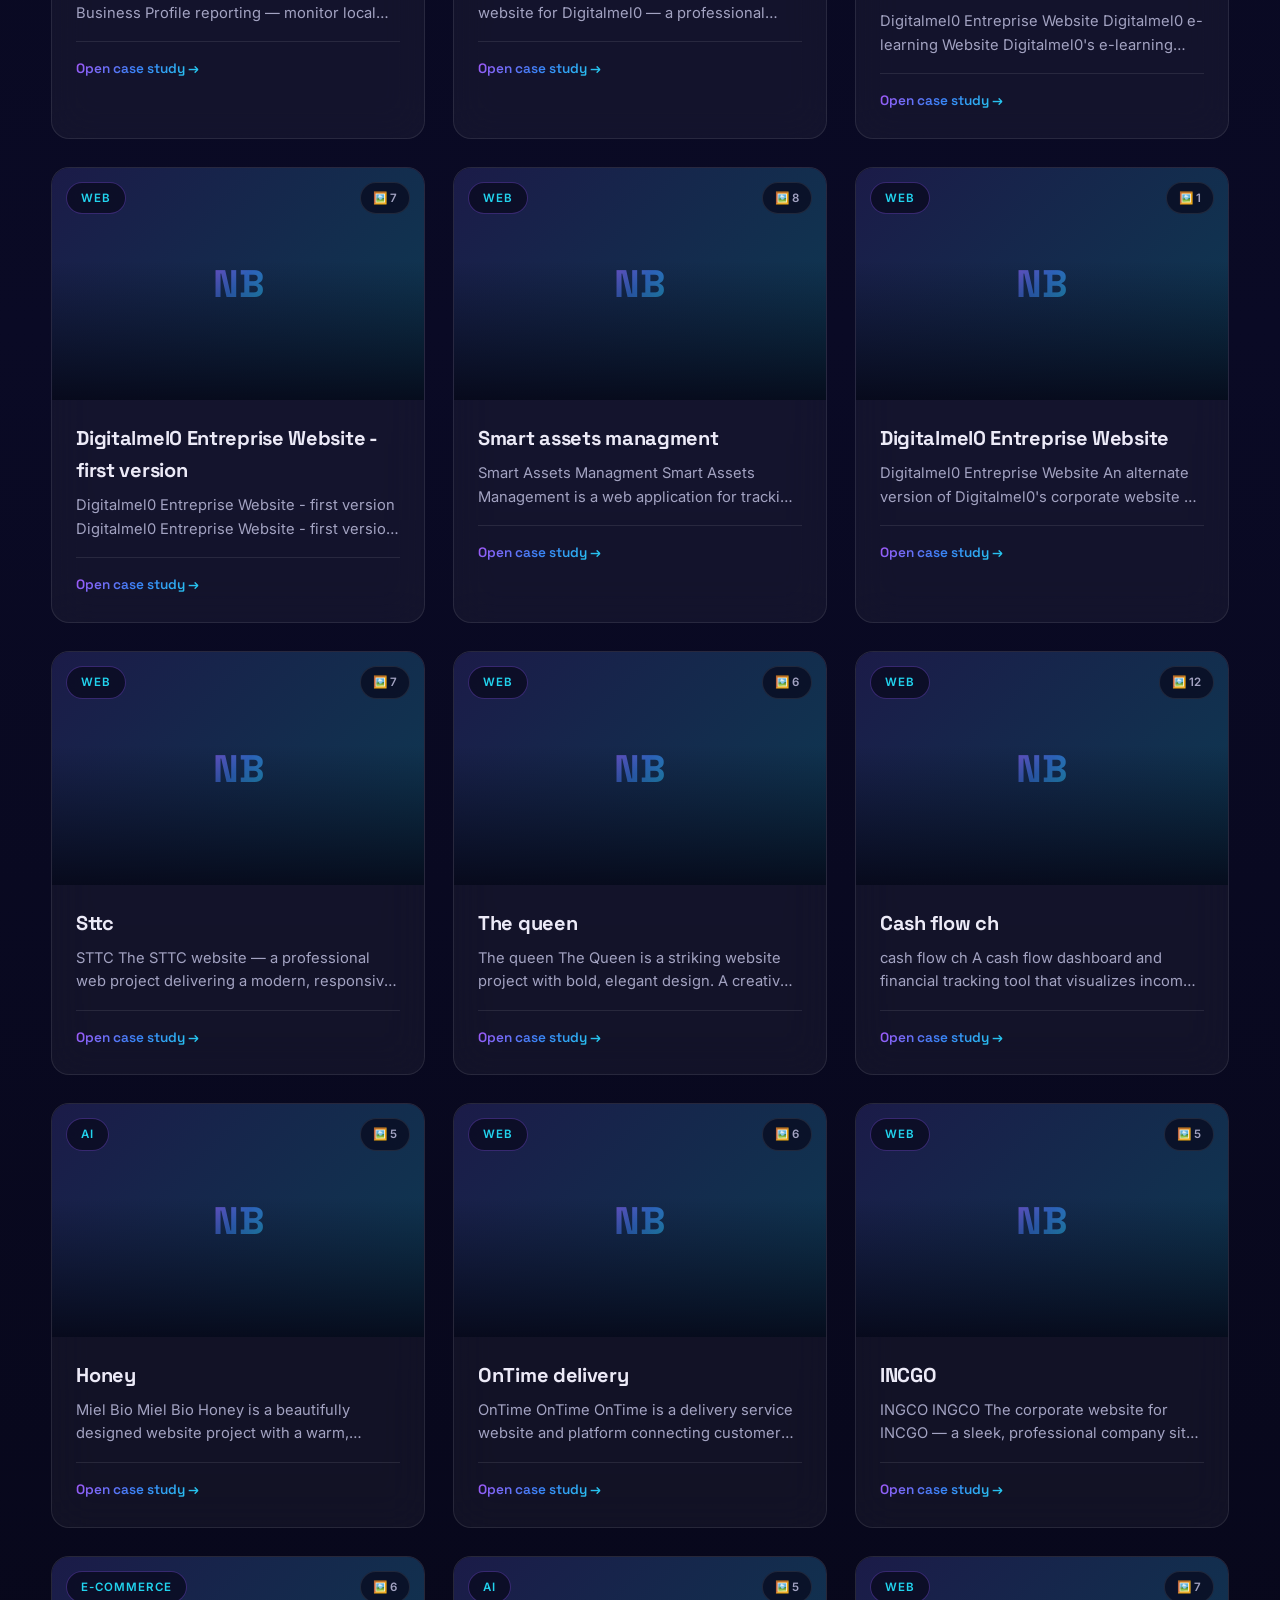
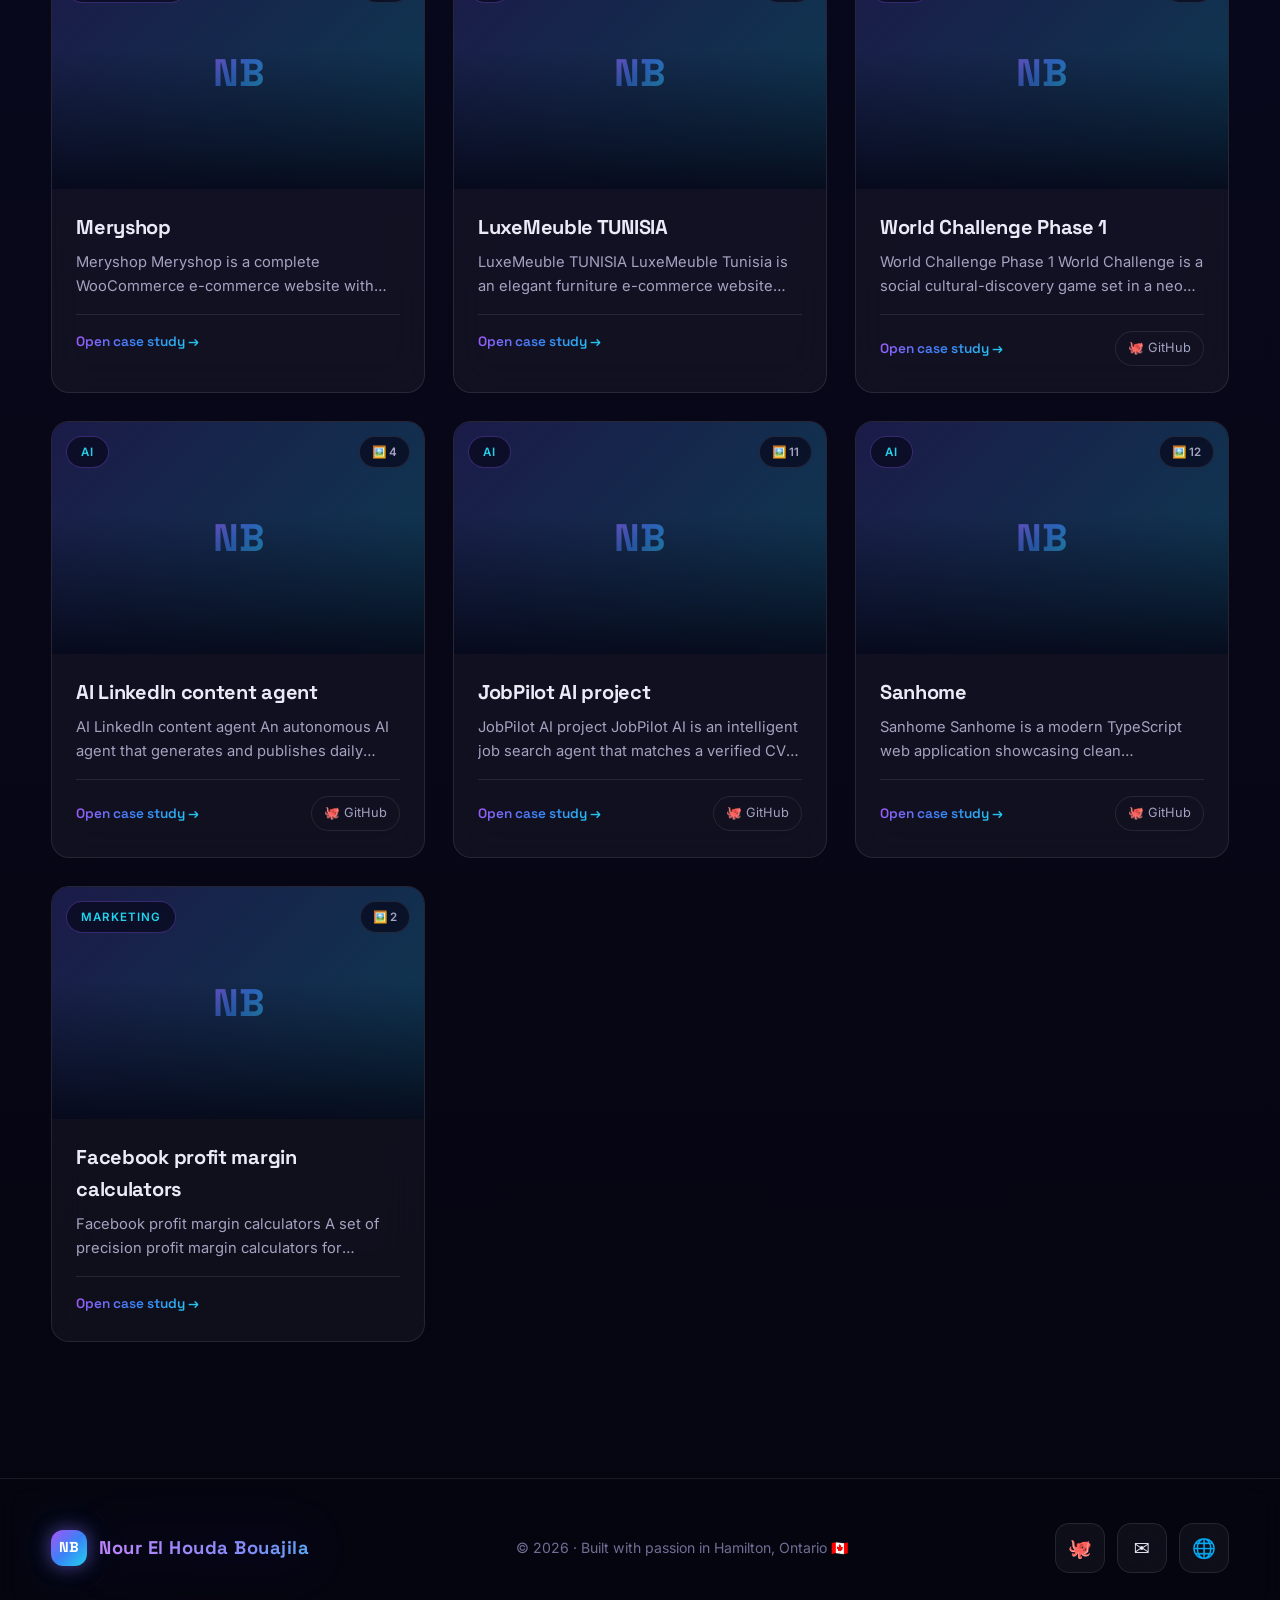
<file: projects.html>
<!DOCTYPE html>
<html lang="en">
<head>
<meta charset="UTF-8">
<meta name="viewport" content="width=device-width, initial-scale=1.0">
<title>Projects — Nour El Houda Bouajila</title>
<meta name="author" content="Nour El Houda Bouajila">
<meta name="robots" content="index, follow">
<meta name="theme-color" content="#0a0a25">
<meta name="keywords" content="Nour El Houda Bouajila projects, web development projects, React projects, AI projects, portfolio projects">
<!-- Open Graph -->
<meta property="og:type" content="website">
<meta property="og:title" content="Projects — Nour El Houda Bouajila">
<meta property="og:description" content="Explore 34 real projects: web apps, AI tools, e-commerce, e-learning platforms. Each with screenshots and full details.">
<meta property="og:site_name" content="Nour El Houda Bouajila — Portfolio">
<!-- Twitter Card -->
<meta name="twitter:card" content="summary_large_image">
<meta name="twitter:title" content="Projects — Nour El Houda Bouajila">
<meta name="twitter:description" content="Explore 34 real projects: web apps, AI tools, e-commerce, e-learning platforms. Each with screenshots and full details.">
<!-- Structured Data -->
<script type="application/ld+json">
{
  "@context": "https://schema.org",
  "@type": "Person",
  "name": "Nour El Houda Bouajila",
  "jobTitle": "Full-Stack Engineer",
  "address": {
    "@type": "PostalAddress",
    "addressLocality": "Hamilton",
    "addressRegion": "Ontario",
    "addressCountry": "Canada"
  },
  "email": "nourhb58@gmail.com",
  "telephone": "+1-418-570-2244",
  "url": "https://github.com/Nourhb",
  "sameAs": ["https://github.com/Nourhb", "https://nour-el-houda-bouajila.rf.gd/"],
  "knowsAbout": ["React", "Node.js", "TypeScript", "AWS", "Docker", "WordPress", "PHP", "AI Automation"]
}
</script>
<meta name="description" content="All 34 projects by Nour El Houda Bouajila — web, AI, e-commerce, e-learning and marketing builds with full photo galleries.">
<link rel="preconnect" href="https://fonts.googleapis.com">
<link rel="preconnect" href="https://fonts.gstatic.com" crossorigin>
<link href="https://fonts.googleapis.com/css2?family=Space+Grotesk:wght@400;500;600;700&family=Inter:wght@400;500;600&display=swap" rel="stylesheet">
<link rel="stylesheet" href="css/style.css">
<link rel="icon" href="data:image/svg+xml,<svg xmlns='http://www.w3.org/2000/svg' viewBox='0 0 100 100'><defs><linearGradient id='g' x1='0' y1='0' x2='1' y2='1'><stop offset='0' stop-color='%23a855f7'/><stop offset='1' stop-color='%2322d3ee'/></linearGradient></defs><rect width='100' height='100' rx='22' fill='url(%23g)'/><text x='50' y='68' font-size='48' font-family='sans-serif' font-weight='bold' text-anchor='middle' fill='white'>NB</text></svg>">
</head>
<body>
<div class="orb orb1"></div><div class="orb orb2"></div><div class="orb orb3"></div>

<nav class="nav" id="nav">
  <div class="nav-inner">
    <a href="index.html" class="logo">
      <span class="monogram">NB</span>
      <span>Nour El Houda<small>Engineer</small></span>
    </a>
    <ul class="nav-links">
      <li><a href="index.html">Home</a></li>
      <li><a href="projects.html" class="active">Projects</a></li>
      <li><a href="about.html">About</a></li>
      <li><a href="contact.html">Contact</a></li>
    </ul>
    <a href="contact.html" class="btn btn-grad btn-sm">Hire Me ✨</a>
    <button class="burger" id="burger" aria-label="Menu"><span></span><span></span><span></span></button>
  </div>
</nav>
<div class="scrim" id="scrim"></div>
<aside class="drawer" id="drawer">
  <a href="index.html">Home</a>
  <a href="projects.html" class="active">Projects</a>
  <a href="about.html">About</a>
  <a href="contact.html">Contact</a>
  <a href="contact.html" class="btn btn-grad" style="margin-top:14px;justify-content:center">Hire Me ✨</a>
</aside>

<header class="page-hero">
  <div class="wrap">
    <span class="eyebrow rv">Portfolio</span>
    <h1 class="rv rv-d1">All <span class="grad-text">Projects</span></h1>
    <p class="rv rv-d2">Every project, every screenshot. Click any card to open its full gallery, description and links.</p>
  </div>
</header>

<section style="padding-top:30px">
  <div class="wrap">
    <div class="toolbar rv">
      <div class="search-box">
        <svg viewBox="0 0 24 24" fill="none" stroke-width="2"><circle cx="11" cy="11" r="7"/><path d="M21 21l-4.3-4.3"/></svg>
        <input type="text" id="searchInput" placeholder="Search projects…" autocomplete="off">
      </div>
      <div class="pills" id="pills">
        <button class="pill active" data-cat="All">All</button>
        <button class="pill" data-cat="Web">Web</button>
        <button class="pill" data-cat="AI">AI</button>
        <button class="pill" data-cat="E-Commerce">E-Commerce</button>
        <button class="pill" data-cat="E-Learning">E-Learning</button>
        <button class="pill" data-cat="Marketing">Marketing</button>
      </div>
      <div class="count-line" id="countLine"></div>
    </div>
    <div class="grid" id="projectsGrid"></div>
    <div class="empty-state" id="emptyState" style="display:none">
      <span class="big">🔍</span>
      <h3 style="font-family:var(--font-d);margin-bottom:8px">No projects found</h3>
      <p>Try a different search or category.</p>
    </div>
  </div>
</section>

<footer>
  <div class="wrap foot">
    <a href="index.html" class="logo"><span class="monogram" style="width:36px;height:36px;font-size:.9rem">NB</span><span class="grad-text">Nour El Houda Bouajila</span></a>
    <p>© 2026 · Built with passion in Hamilton, Ontario 🇨🇦</p>
    <div class="socials" style="margin:0">
      <a class="soc" href="https://github.com/Nourhb" target="_blank" rel="noopener" aria-label="GitHub">🐙</a>
      <a class="soc" href="mailto:nourhb58@gmail.com" aria-label="Email">✉️</a>
      <a class="soc" href="https://nour-el-houda-bouajila.rf.gd/" target="_blank" rel="noopener" aria-label="Old portfolio">🌐</a>
    </div>
  </div>
</footer>

<script src="js/projects-data.js"></script>
<script src="js/main.js"></script>
</body>
</html>
</file>
<file: css/style.css>
/* ============================================================
   NB Portfolio v3 — neon glass / purple-blue-cyan
   ============================================================ */
:root{
  --bg0:#050510;
  --bg1:#0a0a25;
  --bg2:#0d0d2b;
  --purple:#8b5cf6;
  --purple2:#a855f7;
  --blue:#3b82f6;
  --cyan:#06b6d4;
  --cyan2:#22d3ee;
  --grad:linear-gradient(135deg,#a855f7 0%,#3b82f6 50%,#22d3ee 100%);
  --text:#eceaf7;
  --muted:#a3a3c2;
  --muted2:#6f6f95;
  --glass:rgba(255,255,255,.045);
  --glass2:rgba(255,255,255,.07);
  --border:rgba(255,255,255,.09);
  --border2:rgba(139,92,246,.35);
  --radius:18px;
  --nav-h:72px;
  --font-d:'Space Grotesk',system-ui,sans-serif;
  --font-b:'Inter',system-ui,sans-serif;
  --shadow-neon:0 0 24px rgba(139,92,246,.35),0 0 60px rgba(34,211,238,.12);
}
*{margin:0;padding:0;box-sizing:border-box}
html{scroll-behavior:smooth}
body{
  font-family:var(--font-b);
  color:var(--text);
  background:
    radial-gradient(1200px 800px at 15% -5%,rgba(139,92,246,.14),transparent 60%),
    radial-gradient(1000px 700px at 90% 10%,rgba(34,211,238,.10),transparent 60%),
    radial-gradient(900px 900px at 50% 110%,rgba(59,130,246,.10),transparent 60%),
    linear-gradient(180deg,var(--bg0),var(--bg1) 55%,var(--bg0));
  min-height:100vh;
  overflow-x:hidden;
  line-height:1.6;
}
::selection{background:rgba(139,92,246,.45);color:#fff}
/* ---------- scrollbar ---------- */
::-webkit-scrollbar{width:11px}
::-webkit-scrollbar-track{background:#07071a}
::-webkit-scrollbar-thumb{background:linear-gradient(180deg,var(--purple),var(--cyan));border-radius:8px;border:2px solid #07071a}
::-webkit-scrollbar-thumb:hover{background:linear-gradient(180deg,var(--purple2),var(--cyan2))}
*{scrollbar-width:thin;scrollbar-color:var(--purple) #07071a}
img{display:block;max-width:100%}
a{color:inherit;text-decoration:none}
button{font-family:inherit;cursor:pointer}
.wrap{width:min(1200px,92%);margin:0 auto}
section{padding:96px 0}

/* ---------- floating orbs ---------- */
.orb{position:fixed;border-radius:50%;filter:blur(90px);opacity:.5;pointer-events:none;z-index:0}
.orb1{width:480px;height:480px;background:radial-gradient(circle,#8b5cf6,transparent 70%);top:-140px;left:-120px;animation:drift1 22s ease-in-out infinite alternate}
.orb2{width:420px;height:420px;background:radial-gradient(circle,#06b6d4,transparent 70%);top:30%;right:-140px;animation:drift2 26s ease-in-out infinite alternate}
.orb3{width:380px;height:380px;background:radial-gradient(circle,#3b82f6,transparent 70%);bottom:-120px;left:30%;animation:drift1 30s ease-in-out infinite alternate-reverse}
@keyframes drift1{to{transform:translate(90px,60px) scale(1.12)}}
@keyframes drift2{to{transform:translate(-70px,90px) scale(.92)}}

/* ---------- navbar ---------- */
.nav{
  position:fixed;top:0;left:0;right:0;z-index:100;
  height:var(--nav-h);
  display:flex;align-items:center;
  background:rgba(8,8,26,.55);
  backdrop-filter:blur(20px);-webkit-backdrop-filter:blur(20px);
  border-bottom:1px solid var(--border);
  transition:height .3s ease,background .3s ease,box-shadow .3s ease;
}
.nav.scrolled{height:60px;background:rgba(6,6,20,.82);box-shadow:0 8px 32px rgba(0,0,0,.45),0 0 24px rgba(139,92,246,.12)}
.nav-inner{width:min(1280px,94%);margin:0 auto;display:flex;align-items:center;justify-content:space-between;gap:16px}
.logo{display:flex;align-items:center;gap:12px;font-family:var(--font-d);font-weight:700;font-size:1.15rem;letter-spacing:.5px}
.monogram{
  width:42px;height:42px;border-radius:12px;display:grid;place-items:center;
  background:var(--grad);color:#fff;font-weight:700;font-size:1.05rem;
  box-shadow:0 0 18px rgba(139,92,246,.55),0 0 40px rgba(34,211,238,.18);
  transition:transform .3s ease;
}
.logo:hover .monogram{transform:rotate(-8deg) scale(1.06)}
.logo small{display:block;font-size:.62rem;font-weight:400;color:var(--muted);letter-spacing:2.5px;text-transform:uppercase}
.nav-links{display:flex;align-items:center;gap:6px;list-style:none}
.nav-links a{
  position:relative;padding:10px 16px;font-size:.95rem;font-weight:500;color:var(--muted);
  border-radius:10px;transition:color .25s,background .25s;
}
.nav-links a:hover{color:#fff;background:rgba(255,255,255,.05)}
.nav-links a.active{color:#fff}
.nav-links a.active::after{
  content:'';position:absolute;left:16px;right:16px;bottom:4px;height:2px;border-radius:2px;
  background:var(--grad);box-shadow:0 0 10px rgba(139,92,246,.9),0 0 20px rgba(34,211,238,.5);
}
.btn{
  display:inline-flex;align-items:center;gap:10px;
  padding:13px 28px;border-radius:999px;font-weight:600;font-size:.95rem;
  border:1px solid transparent;transition:transform .25s,box-shadow .25s,filter .25s;
  font-family:var(--font-d);letter-spacing:.3px;
}
.btn-grad{background:var(--grad);color:#fff;box-shadow:0 8px 28px rgba(139,92,246,.4)}
.btn-grad:hover{transform:translateY(-3px);box-shadow:0 12px 36px rgba(139,92,246,.55),0 0 30px rgba(34,211,238,.25);filter:brightness(1.08)}
.btn-ghost{background:rgba(255,255,255,.05);border-color:var(--border);color:var(--text);backdrop-filter:blur(10px)}
.btn-ghost:hover{transform:translateY(-3px);border-color:var(--border2);box-shadow:var(--shadow-neon)}
.btn-sm{padding:10px 22px;font-size:.88rem}
.burger{display:none;background:none;border:0;flex-direction:column;gap:6px;padding:10px;z-index:120}
.burger span{width:26px;height:2.5px;border-radius:3px;background:var(--grad);transition:.35s cubic-bezier(.6,0,.3,1.4)}
.burger.open span:nth-child(1){transform:translateY(8.5px) rotate(45deg)}
.burger.open span:nth-child(2){opacity:0;transform:scaleX(0)}
.burger.open span:nth-child(3){transform:translateY(-8.5px) rotate(-45deg)}
.drawer{
  position:fixed;top:0;right:-320px;width:300px;max-width:85vw;height:100dvh;z-index:110;
  background:rgba(10,10,32,.92);backdrop-filter:blur(24px);
  border-left:1px solid var(--border);
  padding:calc(var(--nav-h) + 24px) 28px 28px;
  display:flex;flex-direction:column;gap:8px;
  transition:right .4s cubic-bezier(.7,0,.3,1);
}
.drawer.open{right:0;box-shadow:-20px 0 60px rgba(0,0,0,.5)}
.drawer a{padding:14px 16px;border-radius:12px;font-family:var(--font-d);font-size:1.1rem;color:var(--muted);transition:.25s}
.drawer a:hover,.drawer a.active{color:#fff;background:rgba(139,92,246,.14)}
.drawer a.active{box-shadow:inset 3px 0 0 var(--purple)}
.scrim{position:fixed;inset:0;background:rgba(3,3,12,.6);backdrop-filter:blur(3px);z-index:105;opacity:0;pointer-events:none;transition:opacity .3s}
.scrim.show{opacity:1;pointer-events:auto}
@media(max-width:860px){.nav-links,.nav .btn{display:none}.burger{display:flex}}

/* ---------- hero ---------- */
.hero{min-height:100svh;display:flex;align-items:center;position:relative;padding:calc(var(--nav-h) + 60px) 0 80px;overflow:hidden}
#particles{position:absolute;inset:0;z-index:0}
.hero-inner{position:relative;z-index:1;text-align:center;width:min(900px,92%);margin:0 auto}
.badge{
  display:inline-flex;align-items:center;gap:10px;
  padding:9px 20px;border-radius:999px;font-size:.85rem;color:var(--text);
  background:rgba(139,92,246,.1);border:1px solid var(--border2);
  backdrop-filter:blur(10px);margin-bottom:28px;
  box-shadow:0 0 20px rgba(139,92,246,.18);
}
.pulse-dot{width:9px;height:9px;border-radius:50%;background:#34d399;position:relative}
.pulse-dot::after{content:'';position:absolute;inset:-4px;border-radius:50%;border:2px solid #34d399;animation:pulse 1.8s ease-out infinite}
@keyframes pulse{from{transform:scale(.5);opacity:1}to{transform:scale(1.4);opacity:0}}
.hero h1{
  font-family:var(--font-d);font-weight:700;letter-spacing:-1px;
  font-size:clamp(2.6rem,7vw,4.8rem);line-height:1.08;margin-bottom:18px;
}
.grad-text{
  background:linear-gradient(100deg,#c084fc,#818cf8,#22d3ee,#c084fc);
  background-size:220% auto;-webkit-background-clip:text;background-clip:text;color:transparent;
  animation:gradShift 6s linear infinite;
  filter:drop-shadow(0 0 26px rgba(139,92,246,.35));
}
@keyframes gradShift{to{background-position:220% center}}
.typing-line{font-family:var(--font-d);font-size:clamp(1.15rem,3vw,1.6rem);color:var(--muted);min-height:2.4em;margin-bottom:14px}
.typing-caret{display:inline-block;width:3px;height:1.1em;background:var(--cyan2);margin-left:3px;vertical-align:-2px;animation:blink 1s steps(1) infinite;box-shadow:0 0 8px var(--cyan2)}
@keyframes blink{50%{opacity:0}}
.hero-sub{color:var(--muted);max-width:620px;margin:0 auto 36px;font-size:1.05rem}
.hero-cta{display:flex;gap:16px;justify-content:center;flex-wrap:wrap;margin-bottom:64px}
.stats{display:flex;justify-content:center;gap:18px;flex-wrap:wrap}
.stat{
  min-width:170px;padding:26px 30px;border-radius:var(--radius);
  background:var(--glass);border:1px solid var(--border);
  backdrop-filter:blur(20px);-webkit-backdrop-filter:blur(20px);
  transition:transform .3s,box-shadow .3s,border-color .3s;
}
.stat:hover{transform:translateY(-6px);border-color:var(--border2);box-shadow:var(--shadow-neon)}
.stat b{font-family:var(--font-d);font-size:2.2rem;display:block;background:var(--grad);-webkit-background-clip:text;background-clip:text;color:transparent}
.stat span{font-size:.85rem;color:var(--muted);letter-spacing:.6px;text-transform:uppercase}
.scroll-hint{position:absolute;bottom:26px;left:50%;transform:translateX(-50%);color:var(--muted2);font-size:.75rem;letter-spacing:3px;text-transform:uppercase;z-index:1}
.scroll-hint::after{content:'';display:block;width:1px;height:44px;margin:10px auto 0;background:linear-gradient(180deg,var(--cyan2),transparent);animation:hint 1.8s ease-in-out infinite}
@keyframes hint{0%,100%{transform:scaleY(.4);opacity:.4}50%{transform:scaleY(1);opacity:1}}

/* ---------- section headers ---------- */
.sec-head{text-align:center;margin-bottom:56px}
.eyebrow{display:inline-block;font-family:var(--font-d);font-size:.78rem;letter-spacing:4px;text-transform:uppercase;color:var(--cyan2);margin-bottom:14px;padding:8px 18px;border:1px solid rgba(34,211,238,.3);border-radius:999px;background:rgba(34,211,238,.07)}
.sec-head h2{font-family:var(--font-d);font-size:clamp(1.9rem,4.5vw,2.9rem);letter-spacing:-.5px;margin-bottom:12px}
.sec-head p{color:var(--muted);max-width:600px;margin:0 auto}

/* ---------- project cards ---------- */
.grid{display:grid;grid-template-columns:repeat(auto-fill,minmax(330px,1fr));gap:28px}
.card{
  position:relative;border-radius:var(--radius);overflow:hidden;cursor:pointer;
  background:var(--glass);border:1px solid var(--border);
  backdrop-filter:blur(20px);-webkit-backdrop-filter:blur(20px);
  transition:transform .35s cubic-bezier(.3,.8,.3,1),box-shadow .35s,border-color .35s;
}
.card:hover{transform:translateY(-8px) scale(1.01);border-color:var(--border2);box-shadow:0 24px 60px rgba(0,0,0,.5),var(--shadow-neon)}
.card-media{position:relative;aspect-ratio:16/10;overflow:hidden;background:linear-gradient(135deg,#141432,#1e1e4a)}
.card-media img{width:100%;height:100%;object-fit:cover;object-position:top;transition:transform .6s cubic-bezier(.3,.8,.3,1)}
.card:hover .card-media img{transform:scale(1.08)}
.card-media::after{content:'';position:absolute;inset:0;background:linear-gradient(180deg,transparent 40%,rgba(5,5,20,.85));pointer-events:none}
.card-overlay{
  position:absolute;inset:0;display:flex;align-items:center;justify-content:center;z-index:2;
  background:rgba(10,10,35,.45);backdrop-filter:blur(2px);
  opacity:0;transition:opacity .35s;
}
.card:hover .card-overlay{opacity:1}
.view-btn{
  padding:12px 26px;border-radius:999px;background:var(--grad);color:#fff;font-weight:600;font-size:.9rem;
  box-shadow:0 0 24px rgba(139,92,246,.6);transform:translateY(12px);transition:transform .35s;
  display:inline-flex;align-items:center;gap:8px;
}
.card:hover .view-btn{transform:translateY(0)}
.cat-badge{
  position:absolute;top:14px;left:14px;z-index:3;
  padding:6px 14px;border-radius:999px;font-size:.72rem;font-weight:600;letter-spacing:1px;text-transform:uppercase;
  background:rgba(8,8,26,.7);border:1px solid var(--border2);backdrop-filter:blur(8px);color:var(--cyan2);
}
.img-count{
  position:absolute;top:14px;right:14px;z-index:3;
  padding:6px 12px;border-radius:999px;font-size:.72rem;font-weight:600;
  background:rgba(8,8,26,.7);border:1px solid var(--border);backdrop-filter:blur(8px);color:var(--muted);
  display:inline-flex;align-items:center;gap:6px;
}
.card-body{padding:22px 24px 26px}
.card-body h3{font-family:var(--font-d);font-size:1.25rem;margin-bottom:8px;letter-spacing:-.3px}
.card-body p{color:var(--muted);font-size:.92rem;display:-webkit-box;-webkit-line-clamp:2;-webkit-box-orient:vertical;overflow:hidden}
.card-foot{display:flex;align-items:center;justify-content:space-between;margin-top:16px;padding-top:16px;border-top:1px solid var(--border)}
.card-foot .open-link{font-family:var(--font-d);font-size:.85rem;font-weight:600;background:var(--grad);-webkit-background-clip:text;background-clip:text;color:transparent}
.gh-mini{display:inline-flex;align-items:center;gap:6px;font-size:.8rem;color:var(--muted);padding:6px 12px;border:1px solid var(--border);border-radius:999px;transition:.25s}
.gh-mini:hover{color:#fff;border-color:var(--border2)}

/* ---------- marquee ---------- */
.marquee{overflow:hidden;padding:34px 0;border-top:1px solid var(--border);border-bottom:1px solid var(--border);background:rgba(255,255,255,.015);position:relative;z-index:1}
.marquee-track{display:flex;gap:56px;width:max-content;animation:scrollX 30s linear infinite}
.marquee:hover .marquee-track{animation-play-state:paused}
.marquee-track span{font-family:var(--font-d);font-size:1.15rem;font-weight:600;color:var(--muted);white-space:nowrap;display:flex;align-items:center;gap:56px}
.marquee-track span i{font-style:normal;background:var(--grad);-webkit-background-clip:text;background-clip:text;color:transparent}
@keyframes scrollX{to{transform:translateX(-50%)}}

/* ---------- filters / search ---------- */
.toolbar{display:flex;flex-direction:column;gap:20px;margin-bottom:44px}
.search-box{position:relative;max-width:520px;margin:0 auto;width:100%}
.search-box input{
  width:100%;padding:16px 22px 16px 52px;border-radius:999px;font-size:1rem;color:var(--text);
  background:var(--glass);border:1px solid var(--border);backdrop-filter:blur(16px);
  outline:none;transition:border-color .3s,box-shadow .3s;font-family:var(--font-b);
}
.search-box input:focus{border-color:var(--border2);box-shadow:0 0 0 4px rgba(139,92,246,.15),var(--shadow-neon)}
.search-box input::placeholder{color:var(--muted2)}
.search-box svg{position:absolute;left:20px;top:50%;transform:translateY(-50%);width:19px;height:19px;stroke:var(--muted)}
.pills{display:flex;gap:10px;justify-content:center;flex-wrap:wrap}
.pill{
  padding:10px 22px;border-radius:999px;font-size:.88rem;font-weight:500;color:var(--muted);
  background:var(--glass);border:1px solid var(--border);backdrop-filter:blur(12px);
  transition:.28s;font-family:var(--font-d);
}
.pill:hover{color:#fff;border-color:var(--border2);transform:translateY(-2px)}
.pill.active{background:var(--grad);color:#fff;border-color:transparent;box-shadow:0 6px 20px rgba(139,92,246,.45)}
.count-line{text-align:center;color:var(--muted2);font-size:.9rem;margin-bottom:8px}
.count-line b{background:var(--grad);-webkit-background-clip:text;background-clip:text;color:transparent;font-family:var(--font-d)}
.empty-state{text-align:center;padding:80px 20px;color:var(--muted)}
.empty-state .big{font-size:3rem;margin-bottom:16px;display:block}

/* ---------- modal ---------- */
.modal-root{position:fixed;inset:0;z-index:200;display:flex;align-items:center;justify-content:center;padding:20px;opacity:0;pointer-events:none;transition:opacity .3s}
.modal-root.open{opacity:1;pointer-events:auto}
.modal-scrim{position:absolute;inset:0;background:rgba(3,3,14,.78);backdrop-filter:blur(10px)}
.modal{
  position:relative;width:min(1020px,100%);max-height:92dvh;overflow-y:auto;overflow-x:hidden;
  border-radius:22px;background:rgba(13,13,38,.92);
  border:1px solid var(--border2);
  backdrop-filter:blur(28px);-webkit-backdrop-filter:blur(28px);
  box-shadow:0 40px 120px rgba(0,0,0,.6),0 0 60px rgba(139,92,246,.22);
  transform:translateY(36px) scale(.97);transition:transform .38s cubic-bezier(.3,1.2,.4,1);
}
.modal-root.open .modal{transform:translateY(0) scale(1)}
.modal-close{
  position:absolute;top:16px;right:16px;z-index:5;width:42px;height:42px;border-radius:50%;
  background:rgba(8,8,26,.7);border:1px solid var(--border);color:#fff;font-size:1.15rem;
  backdrop-filter:blur(8px);transition:.25s;display:grid;place-items:center;
}
.modal-close:hover{background:rgba(239,68,68,.25);border-color:rgba(239,68,68,.5);transform:rotate(90deg)}
/* slider */
.slider{position:relative;background:#08081c;border-radius:22px 22px 0 0;overflow:hidden}
.slider-main{position:relative;aspect-ratio:16/9;max-height:52dvh;overflow:hidden;touch-action:pan-y}
.slider-main img{width:100%;height:100%;object-fit:contain;background:#08081c;user-select:none;-webkit-user-drag:none}
.slide-fade{animation:slideFade .45s ease}
@keyframes slideFade{from{opacity:0;transform:scale(.985)}to{opacity:1;transform:scale(1)}}
.s-arrow{
  position:absolute;top:50%;transform:translateY(-50%);z-index:3;
  width:48px;height:48px;border-radius:50%;font-size:1.3rem;color:#fff;
  background:rgba(8,8,26,.65);border:1px solid var(--border2);backdrop-filter:blur(10px);
  display:grid;place-items:center;transition:.25s;
}
.s-arrow:hover{background:var(--grad);box-shadow:0 0 22px rgba(139,92,246,.6);border-color:transparent}
.s-prev{left:16px}.s-next{right:16px}
.s-counter{
  position:absolute;bottom:14px;right:16px;z-index:3;
  padding:7px 16px;border-radius:999px;font-family:var(--font-d);font-size:.82rem;font-weight:600;
  background:rgba(8,8,26,.75);border:1px solid var(--border);backdrop-filter:blur(8px);
}
.s-dots{position:absolute;bottom:16px;left:50%;transform:translateX(-50%);z-index:3;display:flex;gap:8px;max-width:60%;overflow:hidden;padding:4px}
.s-dots i{width:8px;height:8px;border-radius:50%;background:rgba(255,255,255,.25);cursor:pointer;transition:.25s;flex-shrink:0}
.s-dots i.on{background:var(--grad);box-shadow:0 0 10px rgba(139,92,246,.9);transform:scale(1.35)}
.thumbs{display:flex;gap:10px;padding:14px 18px;overflow-x:auto;background:rgba(255,255,255,.02);border-top:1px solid var(--border)}
.thumbs img{
  width:96px;height:60px;object-fit:cover;object-position:top;border-radius:10px;cursor:pointer;flex-shrink:0;
  border:2px solid transparent;opacity:.55;transition:.25s;
}
.thumbs img:hover{opacity:.9;transform:translateY(-2px)}
.thumbs img.on{border-color:var(--purple);opacity:1;box-shadow:0 0 14px rgba(139,92,246,.5)}
/* modal body */
.modal-body{padding:34px 38px 30px}
.modal-body h2{font-family:var(--font-d);font-size:clamp(1.5rem,3.5vw,2.1rem);letter-spacing:-.5px;margin:14px 0 16px}
.modal-body .desc{color:#c9c9e0;font-size:1rem;line-height:1.75;white-space:pre-line}
.modal-tags{display:flex;gap:10px;flex-wrap:wrap;margin:20px 0 6px;align-items:center}
.meta-row{display:flex;gap:12px;flex-wrap:wrap;margin-top:22px}
.modal-nav{display:flex;justify-content:space-between;gap:14px;margin-top:30px;padding-top:24px;border-top:1px solid var(--border)}
.pn-btn{
  display:inline-flex;align-items:center;gap:10px;padding:12px 22px;border-radius:12px;
  background:var(--glass);border:1px solid var(--border);color:var(--text);
  font-family:var(--font-d);font-size:.9rem;transition:.28s;max-width:46%;
}
.pn-btn:hover:not(:disabled){border-color:var(--border2);box-shadow:var(--shadow-neon);transform:translateY(-2px)}
.pn-btn:disabled{opacity:.3;cursor:default}
.pn-btn small{display:block;font-size:.68rem;color:var(--muted2);text-transform:uppercase;letter-spacing:1.5px}
.pn-btn .t{font-weight:600;white-space:nowrap;overflow:hidden;text-overflow:ellipsis;max-width:180px}

/* ---------- about ---------- */
.about-hero{display:grid;grid-template-columns:1fr 1.2fr;gap:56px;align-items:center}
.avatar-card{
  position:relative;border-radius:24px;padding:10px;
  background:var(--glass);border:1px solid var(--border2);
  backdrop-filter:blur(20px);box-shadow:var(--shadow-neon);
}
.avatar-card .inner{
  border-radius:18px;aspect-ratio:1;overflow:hidden;position:relative;
  background:linear-gradient(135deg,#1a1a45,#0d2b4a);
  display:grid;place-items:center;
}
.avatar-mono{font-family:var(--font-d);font-size:7rem;font-weight:700;background:var(--grad);-webkit-background-clip:text;background-clip:text;color:transparent;filter:drop-shadow(0 0 30px rgba(139,92,246,.4))}
.float-chip{
  position:absolute;padding:10px 18px;border-radius:999px;font-size:.8rem;font-weight:600;
  background:rgba(10,10,34,.85);border:1px solid var(--border2);backdrop-filter:blur(10px);
  box-shadow:0 8px 24px rgba(0,0,0,.4);animation:floaty 5s ease-in-out infinite;
}
.chip1{top:-16px;right:24px}.chip2{bottom:32px;left:-18px;animation-delay:1.4s}.chip3{bottom:-16px;right:40px;animation-delay:2.6s}
@keyframes floaty{0%,100%{transform:translateY(0)}50%{transform:translateY(-12px)}}
.about-copy h1{font-family:var(--font-d);font-size:clamp(2rem,5vw,3.2rem);letter-spacing:-1px;margin-bottom:18px}
.about-copy p{color:var(--muted);margin-bottom:16px;font-size:1.02rem}
.about-copy p b{color:var(--text)}
.skills-grid{display:grid;grid-template-columns:repeat(auto-fill,minmax(240px,1fr));gap:18px;margin-top:20px}
.skill{
  padding:20px 22px;border-radius:16px;background:var(--glass);border:1px solid var(--border);
  backdrop-filter:blur(16px);transition:.3s;
}
.skill:hover{transform:translateY(-4px);border-color:var(--border2);box-shadow:var(--shadow-neon)}
.skill h4{font-family:var(--font-d);font-size:1rem;margin-bottom:12px;display:flex;justify-content:space-between;align-items:center}
.skill h4 span{font-size:.78rem;color:var(--cyan2);font-weight:600}
.bar{height:7px;border-radius:99px;background:rgba(255,255,255,.08);overflow:hidden}
.bar i{display:block;height:100%;border-radius:99px;background:var(--grad);box-shadow:0 0 12px rgba(139,92,246,.6);width:0;transition:width 1.2s cubic-bezier(.3,.8,.3,1)}
.timeline{position:relative;margin-top:10px;padding-left:34px}
.timeline::before{content:'';position:absolute;left:8px;top:6px;bottom:6px;width:2px;background:linear-gradient(180deg,var(--purple),var(--cyan));border-radius:2px;opacity:.5}
.tl-item{position:relative;padding:0 0 34px}
.tl-item::before{
  content:'';position:absolute;left:-32px;top:6px;width:14px;height:14px;border-radius:50%;
  background:var(--grad);box-shadow:0 0 14px rgba(139,92,246,.8);border:3px solid #0a0a25;
}
.tl-item h4{font-family:var(--font-d);font-size:1.1rem}
.tl-item .when{font-size:.82rem;color:var(--cyan2);font-weight:600;letter-spacing:1px;text-transform:uppercase}
.tl-item p{color:var(--muted);font-size:.94rem;margin-top:6px}
.lang-row{display:flex;gap:14px;flex-wrap:wrap;margin-top:18px}
.lang{padding:14px 22px;border-radius:14px;background:var(--glass);border:1px solid var(--border);backdrop-filter:blur(12px);font-size:.92rem}
.lang b{font-family:var(--font-d)} .lang span{color:var(--muted2);font-size:.8rem;display:block}

/* ---------- contact ---------- */
.contact-grid{display:grid;grid-template-columns:1fr 1.25fr;gap:36px;align-items:start}
.info-card{
  display:flex;align-items:center;gap:18px;padding:20px 22px;border-radius:16px;margin-bottom:16px;
  background:var(--glass);border:1px solid var(--border);backdrop-filter:blur(16px);transition:.3s;
}
.info-card:hover{transform:translateX(6px);border-color:var(--border2);box-shadow:var(--shadow-neon)}
.info-ico{
  width:52px;height:52px;border-radius:14px;display:grid;place-items:center;flex-shrink:0;
  background:rgba(139,92,246,.12);border:1px solid var(--border2);font-size:1.35rem;
}
.info-card h4{font-family:var(--font-d);font-size:.95rem;margin-bottom:2px}
.info-card p,.info-card a{color:var(--muted);font-size:.92rem;word-break:break-all}
.info-card a:hover{color:var(--cyan2)}
.socials{display:flex;gap:12px;margin-top:22px}
.soc{
  width:50px;height:50px;border-radius:14px;display:grid;place-items:center;
  background:var(--glass);border:1px solid var(--border);backdrop-filter:blur(12px);
  transition:.3s;font-size:1.2rem;
}
.soc:hover{transform:translateY(-4px) scale(1.05);border-color:var(--border2);box-shadow:var(--shadow-neon)}
.form-card{
  padding:38px;border-radius:22px;background:var(--glass);border:1px solid var(--border);
  backdrop-filter:blur(24px);box-shadow:0 24px 70px rgba(0,0,0,.4);
}
.form-card h3{font-family:var(--font-d);font-size:1.5rem;margin-bottom:8px}
.form-card>p{color:var(--muted);font-size:.93rem;margin-bottom:26px}
.field{margin-bottom:20px}
.field label{display:block;font-family:var(--font-d);font-size:.85rem;font-weight:600;letter-spacing:.8px;margin-bottom:8px;color:var(--muted)}
.field input,.field textarea{
  width:100%;padding:15px 18px;border-radius:14px;font-size:.97rem;color:var(--text);font-family:var(--font-b);
  background:rgba(255,255,255,.04);border:1px solid var(--border);outline:none;resize:vertical;
  transition:border-color .3s,box-shadow .3s;
}
.field input:focus,.field textarea:focus{border-color:var(--border2);box-shadow:0 0 0 4px rgba(139,92,246,.14)}
.form-ok{display:none;text-align:center;padding:50px 20px}
.form-ok.show{display:block;animation:popIn .5s cubic-bezier(.3,1.4,.4,1)}
.form-ok .tick{font-size:3.4rem;margin-bottom:14px;display:block;animation:popIn .6s .1s cubic-bezier(.3,1.6,.4,1) backwards}
@keyframes popIn{from{transform:scale(.6);opacity:0}to{transform:scale(1);opacity:1}}

/* ---------- footer ---------- */
footer{border-top:1px solid var(--border);padding:44px 0;margin-top:40px;position:relative;z-index:1;background:rgba(5,5,18,.6);backdrop-filter:blur(12px)}
.foot{display:flex;justify-content:space-between;align-items:center;gap:20px;flex-wrap:wrap}
.foot p{color:var(--muted2);font-size:.88rem}
.foot .grad-text{font-family:var(--font-d);font-weight:700}

/* ---------- reveal ---------- */
.rv{opacity:0;transform:translateY(34px);transition:opacity .7s ease,transform .7s cubic-bezier(.3,.8,.3,1)}
.rv.in{opacity:1;transform:none}
.rv-d1{transition-delay:.1s}.rv-d2{transition-delay:.2s}.rv-d3{transition-delay:.3s}
@media(prefers-reduced-motion:reduce){.rv{opacity:1;transform:none}.orb,.marquee-track{animation:none}}

/* ---------- page hero (inner pages) ---------- */
.page-hero{padding:calc(var(--nav-h) + 70px) 0 30px;text-align:center;position:relative;z-index:1}
.page-hero h1{font-family:var(--font-d);font-size:clamp(2.2rem,6vw,3.6rem);letter-spacing:-1px;margin-bottom:14px}
.page-hero p{color:var(--muted);max-width:640px;margin:0 auto}

/* ---------- toast ---------- */
.toast{
  position:fixed;bottom:28px;left:50%;transform:translate(-50%,120px);z-index:300;
  padding:15px 28px;border-radius:999px;font-family:var(--font-d);font-size:.92rem;
  background:rgba(12,12,34,.92);border:1px solid var(--border2);backdrop-filter:blur(16px);
  box-shadow:var(--shadow-neon);transition:transform .45s cubic-bezier(.3,1.3,.4,1);
}
.toast.show{transform:translate(-50%,0)}

/* ---------- responsive ---------- */
@media(max-width:960px){
  .about-hero,.contact-grid{grid-template-columns:1fr}
  .chip2{left:8px}
  .modal-body{padding:26px 22px}
  .pn-btn .t{display:none}
}
@media(max-width:600px){
  section{padding:70px 0}
  .grid{grid-template-columns:1fr}
  .stats{gap:12px}.stat{min-width:44%;padding:20px}
  .hero-cta .btn{width:100%;justify-content:center}
  .modal-root{padding:10px}
  .s-arrow{width:40px;height:40px}
  .form-card{padding:26px 20px}
  .thumbs img{width:76px;height:50px}
}
</file>
